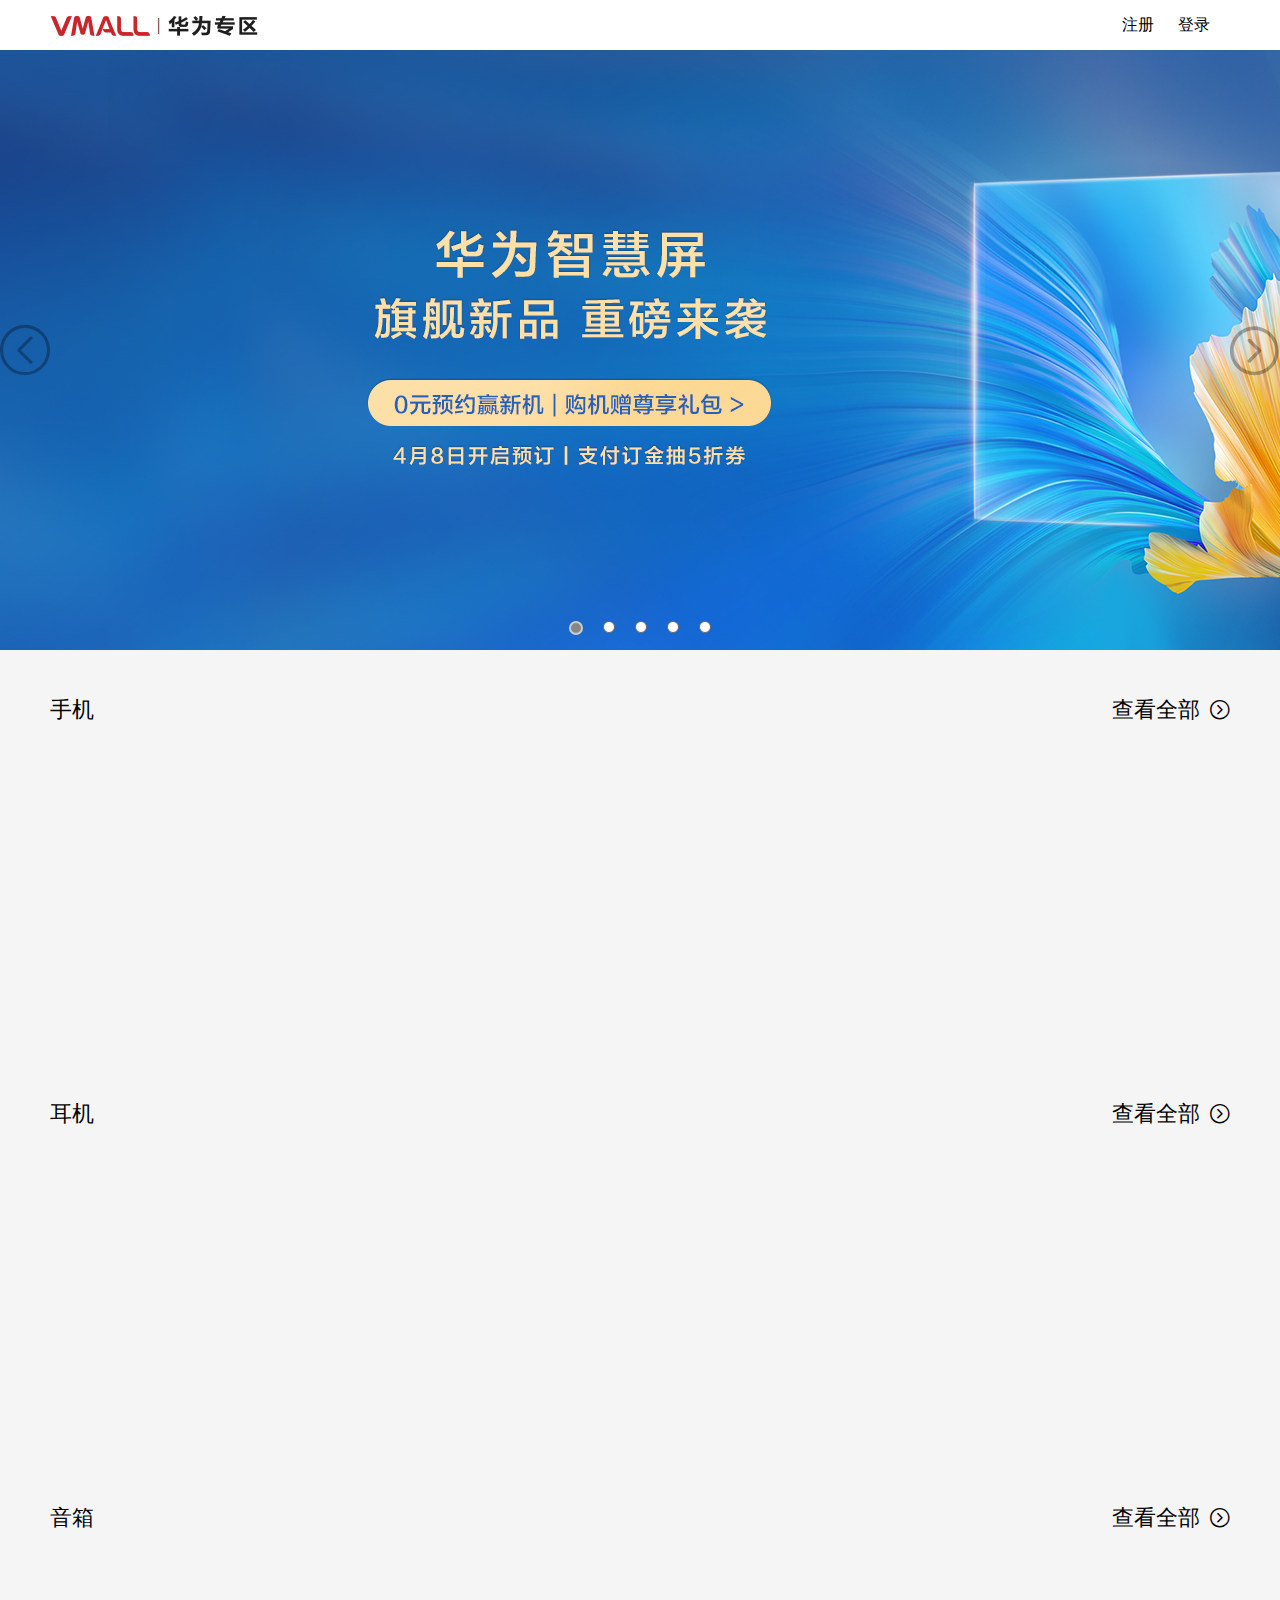
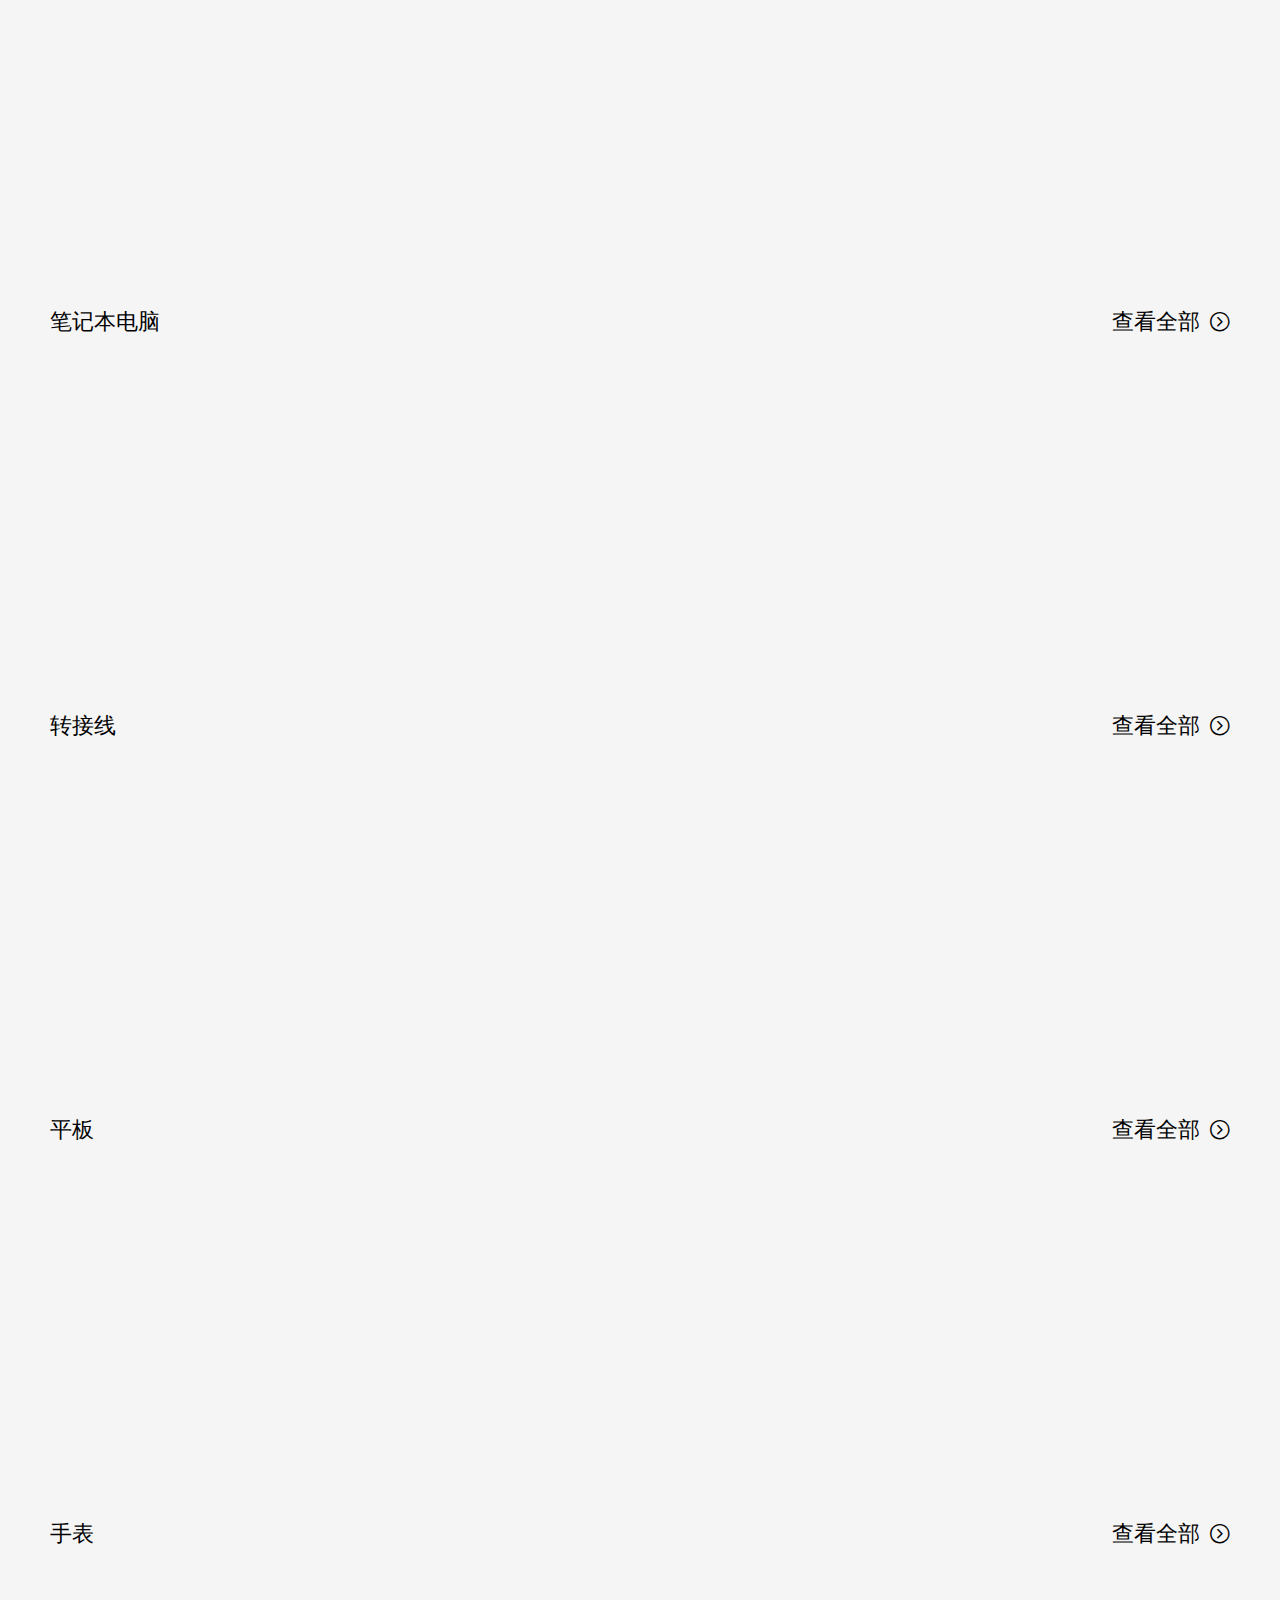
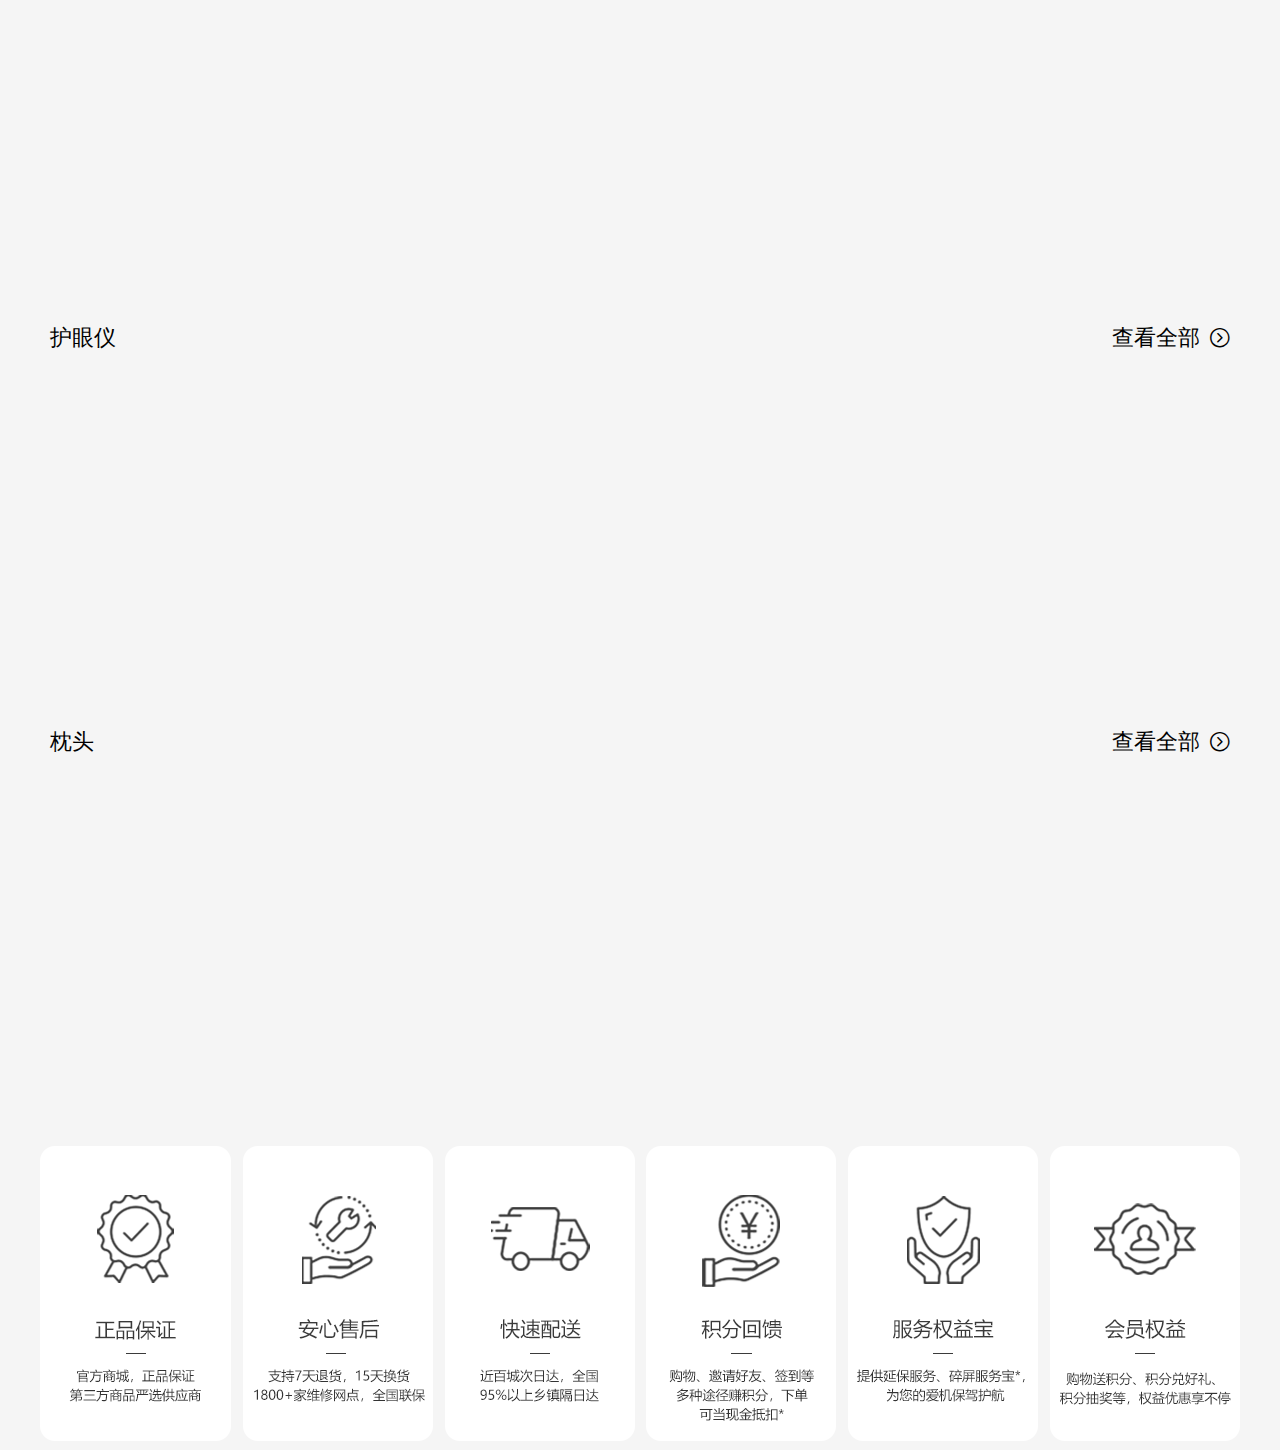
<file: html/index.html>
<!DOCTYPE html>
<html lang="en">

<head>
    <meta charset="UTF-8">
    <meta http-equiv="X-UA-Compatible" content="IE=edge">
    <meta name="viewport" content="width=device-width, initial-scale=1.0">
    <link rel="shortcut icon" href="../images/title-logo.png" type="image/x-icon">
    <title>简易华为商城</title>
    <link rel="stylesheet" href="../css/index.css">
    <link rel="stylesheet" href="../css/buttons.css">
    <link rel="stylesheet" href="../pagination/common/reset.css">
    <link rel="stylesheet" href="../font/iconfont.css">
    <script src="../js/cookie.js"></script>
    <script src="../js/jquery-1.10.1.min.js"></script>
    <script src="../js/request.js"></script>
    <style>

    </style>
</head>

<body style="overflow-x: hidden">
    <div class="outer container">
        <div class="logo">
            <img src="../images/index1.png" alt="">|
            <img src="../images/index2.png" alt="">
        </div>
        <div class="tips">
            <a href="register.html">注册</a>
            <a href="login.html">登录</a>
        </div>
    </div>
    <div class="swiper container-fluid">
        <span class="iconfont icon-zuo"></span>
        <span class="iconfont icon-you"></span>
        <ul>
            <li><img src="../images/1.jpg" alt=""></li>
            <li><img src="../images/2.jpg" alt=""></li>
            <li><img src="../images/3.jpg" alt=""></li>
            <li><img src="../images/4.jpg" alt=""></li>
            <li><img src="../images/5.jpg" alt=""></li>
            <li><img src="../images/1.jpg" alt=""></li>
        </ul>
        <ol>
            <li class="active"></li>
            <li></li>
            <li></li>
            <li></li>
            <li></li>
        </ol>
    </div>
    <div class="heigNav">
        <div class="shoppingCar button button-raised button-action">
            购物车
        </div>
        <li class="phone">
            手机
        </li>
        <li class="ear">
            耳机
        </li>
        <li class="music">
            音箱
        </li>
        <li class="notebook">
            笔记本电脑
        </li>
        <li class="line">
            转接线
        </li>
        <li class="pad">
            平板
        </li>
        <li class="iwatch">
            手表
        </li>
        <li class="eye">
            护眼仪
        </li>
        <li class="pillow">
            枕头
        </li>
        <div class="goToHead button button-3d button-action button-rounded">
            返回顶部
        </div>
    </div>
    <div class="goods container-fluid">
        <div class="phoneBox container">
            <div class="goodstitle">
                <p>手机</p>
                <p><a href="javascript:;" class="seeAll"><i>查看全部</i><span class="iconfont icon-you"></span></a></p>
            </div>
            <div class="phoneList">

            </div>
        </div>
        <div class="earBox container">
            <div class="goodstitle">
                <p>耳机</p>
                <p><a href="javascript:;" class="seeAll"><i>查看全部</i><span class="iconfont icon-you"></span></a></p>
            </div>
            <div class="earList">

            </div>
        </div>
        <div class="musicBox container">
            <div class="goodstitle">
                <p>音箱</p>
                <p><a href="javascript:;" class="seeAll"><i>查看全部</i><span class="iconfont icon-you"></span></a></p>
            </div>
            <div class="musicList">

            </div>
        </div>
        <div class="notebookBox container">
            <div class="goodstitle">
                <p>笔记本电脑</p>
                <p><a href="javascript:;" class="seeAll"><i>查看全部</i><span class="iconfont icon-you"></span></a></p>
            </div>
            <div class="notebookList">

            </div>
        </div>
        <div class="lineBox container">
            <div class="goodstitle">
                <p>转接线</p>
                <p><a href="javascript:;" class="seeAll"><i>查看全部</i><span class="iconfont icon-you"></span></a></p>
            </div>
            <div class="lineList">

            </div>
        </div>
        <div class="padBox container">
            <div class="goodstitle">
                <p>平板</p>
                <p><a href="javascript:;" class="seeAll"><i>查看全部</i><span class="iconfont icon-you"></span></a></p>
            </div>
            <div class="padList">

            </div>
        </div>
        <div class="iwatchBox container">
            <div class="goodstitle">
                <p>手表</p>
                <p><a href="javascript:;" class="seeAll"><i>查看全部</i><span class="iconfont icon-you"></span></a></p>
            </div>
            <div class="iwatchList">

            </div>
        </div>
        <div class="eyeBox container">
            <div class="goodstitle">
                <p>护眼仪</p>
                <p><a href="javascript:;" class="seeAll"><i>查看全部</i><span class="iconfont icon-you"></span></a></p>
            </div>
            <div class="eyeList">

            </div>
        </div>
        <div class="pillowBox container">
            <div class="goodstitle">
                <p>枕头</p>
                <p><a href="javascript:;" class="seeAll"><i>查看全部</i><span class="iconfont icon-you"></span></a></p>
            </div>
            <div class="pillowList">

            </div>
        </div>
    </div>

    <div class="footer">
        <img src="../images/index-footer.png" alt="">
    </div>

</body>

<script>

    if (document.cookie) {

        var lguser = getCookie("lguser");
        if (lguser) {

            $(".tips").html(`欢迎，${lguser}<button onclick="exit();" class="button button-glow button-border button-rounded button-primary" style="height:30px;line-height:30px;padding:0px 5px;margin-left: 20px;">退出登录</button>`);

        }
    }

    $(document).on("click", ".heigNav li", function () {
        // console.log($(this).index());
        var top = $(".goods>div").eq($(this).index() - 1).offset().top - 300;
        $(document).scrollTop(top);
    })

    $(".heigNav li").mouseenter(function () {
        $(this).addClass("button button-glow button-primary");
    })

    $(".heigNav li").mouseleave(function () {
        $(this).removeClass("button button-glow button-primary");
    })

    $(document).on("click", ".shoppingCar", function () {
        if (lguser) {
            location.href = "shoppingCar.html";
        } else {
            if (confirm("还未登录账号，是否跳转至登录页面")) {
                location.href = "login.html";
            }
        }
    })

    $(document).on("click", ".goToHead", function () {
        var top = $(document).scrollTop();
        var timer = setInterval(function () {
            top -= 50;
            if (top < 50) {
                $(document).scrollTop(0);
                clearInterval(timer);
            }
            $(document).scrollTop(top);
        }, 10)
    })

    $(document).scroll(function () {
        // console.log($(".pillowBox").offset().top - $(document).scrollTop());  // 300
        console.log($(".phoneBox").offset().top - $(document).scrollTop(), $(".earBox").offset().top - $(document).scrollTop());
        // console.log($(".heigNav").offset().top - $(document).scrollTop());

        if ($(".heigNav").offset().top - $(document).scrollTop() < 230 || $(".heigNav").offset().top - $(document).scrollTop() > 200) {
            var top = $(document).scrollTop() + 230;
            // console.log(top);
            $(".heigNav").stop().offset({ top: top });
        }

        if ($(".phoneBox").offset().top - $(document).scrollTop() < 300) {
            $(".phone").addClass("button button-glow button-primary");
            $(".heigNav").css("opacity", "1");
            if ($(".phoneBox").offset().top - $(document).scrollTop() < -105) {
                $(".phone").removeClass("button button-glow button-primary");
            }
        } else {
            $(".phone").removeClass("button button-glow button-primary");
            $(".heigNav").css("opacity", "0");
        }

        if ($(".earBox").offset().top - $(document).scrollTop() < 300) {
            $(".ear").addClass("button button-glow button-primary");
            if ($(".earBox").offset().top - $(document).scrollTop() < -105) {
                $(".ear").removeClass("button button-glow button-primary");
            }
        } else {
            $(".ear").removeClass("button button-glow button-primary");
        }

        if ($(".musicBox").offset().top - $(document).scrollTop() < 300) {
            $(".music").addClass("button button-glow button-primary");
            if ($(".musicBox").offset().top - $(document).scrollTop() < -105) {
                $(".music").removeClass("button button-glow button-primary");
            }
        } else {
            $(".music").removeClass("button button-glow button-primary");
        }

        if ($(".notebookBox").offset().top - $(document).scrollTop() < 300) {
            $(".notebook").addClass("button button-glow button-primary");
            if ($(".notebookBox").offset().top - $(document).scrollTop() < -105) {
                $(".notebook").removeClass("button button-glow button-primary");
            }
        } else {
            $(".notebook").removeClass("button button-glow button-primary");
        }

        if ($(".lineBox").offset().top - $(document).scrollTop() < 300) {
            $(".line").addClass("button button-glow button-primary");
            if ($(".lineBox").offset().top - $(document).scrollTop() < -105) {
                $(".line").removeClass("button button-glow button-primary");
            }
        } else {
            $(".line").removeClass("button button-glow button-primary");
        }

        if ($(".padBox").offset().top - $(document).scrollTop() < 300) {
            $(".pad").addClass("button button-glow button-primary");
            if ($(".padBox").offset().top - $(document).scrollTop() < -105) {
                $(".pad").removeClass("button button-glow button-primary");
            }
        } else {
            $(".pad").removeClass("button button-glow button-primary");
        }

        if ($(".iwatchBox").offset().top - $(document).scrollTop() < 300) {
            $(".iwatch").addClass("button button-glow button-primary");
            if ($(".iwatchBox").offset().top - $(document).scrollTop() < -105) {
                $(".iwatch").removeClass("button button-glow button-primary");
            }
        } else {
            $(".iwatch").removeClass("button button-glow button-primary");
        }

        if ($(".eyeBox").offset().top - $(document).scrollTop() < 300) {
            $(".eye").addClass("button button-glow button-primary");
            if ($(".eyeBox").offset().top - $(document).scrollTop() < -105) {
                $(".eye").removeClass("button button-glow button-primary");
            }
        } else {
            $(".eye").removeClass("button button-glow button-primary");
        }

        if ($(".pillowBox").offset().top - $(document).scrollTop() < 300) {
            $(".pillow").addClass("button button-glow button-primary");
            if ($(".pillowBox").offset().top - $(document).scrollTop() < -105) {
                $(".pillow").removeClass("button button-glow button-primary");
            }
        } else {
            $(".pillow").removeClass("button button-glow button-primary");
        }

    })

    // 轮播图
    var timer = null;
    var i = 0;
    var moveWidth = $(".swiper > ul > li").innerWidth();

    autoplay();

    $(".swiper ol li").mouseenter(function () {
        clearInterval(timer);
        $(this).addClass("active").siblings().removeClass("active");
        i = $(this).index();
        move();
    })

    $(".swiper ol li").mouseleave(function () {
        autoplay();
        $(".swiper ul").mouseenter();
    })

    $(".swiper ul").mouseenter(function () {
        clearInterval(timer);
    })

    $(".swiper ul").mouseleave(function () {
        autoplay();
    })

    // 左箭头
    $(".swiper span").eq(0).click(function () {
        clearInterval(timer);
        i--;
        move();
        autoplay();
    })

    // 右箭头
    $(".swiper span").eq(1).click(function () {
        clearInterval(timer);
        i++
        move();
        autoplay();
    })

    function autoplay() {
        clearInterval(timer);
        timer = setInterval(function () {
            i++;
            move();
        }, 2500);
    }

    function move() {

        // 点击左箭头
        if (i < 0) {
            i = $(".swiper > ul > li").length - 1;
            $(".swiper > ul").stop().css("left", -moveWidth * i);
            i--;
        }

        // 点击右箭头
        if (i > $(".swiper > ul > li").length - 1) {
            $(".swiper > ul").stop().css({ left: 0 }); // 先切到第一张
            i = 0;
            i++;
        }

        $(".swiper > ol li").eq(i == $(".swiper > ul > li").length - 1 ? 0 : i).addClass("active").siblings().removeClass("active");
        $(".swiper ul").stop().animate({ left: -i * moveWidth }, function () {
            if (i >= $(".swiper > ul > li").length - 1) {
                i = 0;
                $(".swiper ul").stop().css("left", 0);
            }
        });
    }


    // 全局变量----1、设置默认值；2、始终记录对应字段的变化
    var key = "";  // 默认搜索的关键词，为空即查询所有数据
    var orderCol = "id";  // 默认排序列名 id
    var orderType = "asc";  // 默认排序方式 asc
    var showNum = 5;  // 默认每页显示数据条数，5条
    var pageIndex = 1;  // 默认显示第一页

    $(".seeAll").click(function () {
        var str = $(this).parent().prev().text();
        location.href = "goodsList.html?goodsType=" + encodeURIComponent(str);
        // console.log($(this).parent().prev().text());
    })

    getData("手机").then(succ => {
        $(".phoneList").html(succ);
    }).catch(error => {
        $(".phoneList").html(error);
    });

    getData("耳机").then(succ => {
        $(".earList").html(succ);
    }).catch(error => {
        $(".earList").html(error);
    });

    getData("音箱").then(succ => {
        $(".musicList").html(succ);
    }).catch(error => {
        $(".musicList").html(error);
    });

    getData("笔记本电脑").then(succ => {
        $(".notebookList").html(succ);
    }).catch(error => {
        $(".notebookList").html(error);
    });

    getData("转接线").then(succ => {
        $(".lineList").html(succ);
    }).catch(error => {
        $(".lineList").html(error);
    });

    getData("平板").then(succ => {
        $(".padList").html(succ);
    }).catch(error => {
        $(".padList").html(error);
    });

    getData("手表").then(succ => {
        $(".iwatchList").html(succ);
    }).catch(error => {
        $(".iwatchList").html(error);
    });

    getData("护眼仪").then(succ => {
        $(".eyeList").html(succ);
    }).catch(error => {
        $(".eyeList").html(error);
    });

    getData("枕头").then(succ => {
        $(".pillowList").html(succ);
    }).catch(error => {
        $(".pillowList").html(error);
    });



    // 获取grade表中所有数据
    async function getData(goodsType) {

        var res = await goodsSearchAllLimit({ key, orderCol, orderType, pageIndex, showNum, goodsType });
        // var { status, data: { id, productId, goodsName, slogan, price, smallList, cat } } = res;
        // console.log(res);

        // var { status, count, maxPage, data } = res;

        if (res.status) {
            var html = "";
            res.data.forEach(({ id, productId, goodsName, slogan, price, smallList, img, cat }) => {
                html += `  <li>
                            <a href="./goodsDetail.html?gid=${productId}">
                                <img src="${img}"
                                    alt="">
                                <p class="price">￥${price}</p>
                                <p class="title">${goodsName}</p>
                            </a>
                        </li>`
            })
            // $(".phoneList").html(html);
            return html;
        } else {
            // $(".phoneList").html("暂无数据");
            throw html = "暂无数据";
        }
    }



    function exit() {
        setCookie("lguser", "", -1);
        location.reload();
    }



</script>

</html>
</file>
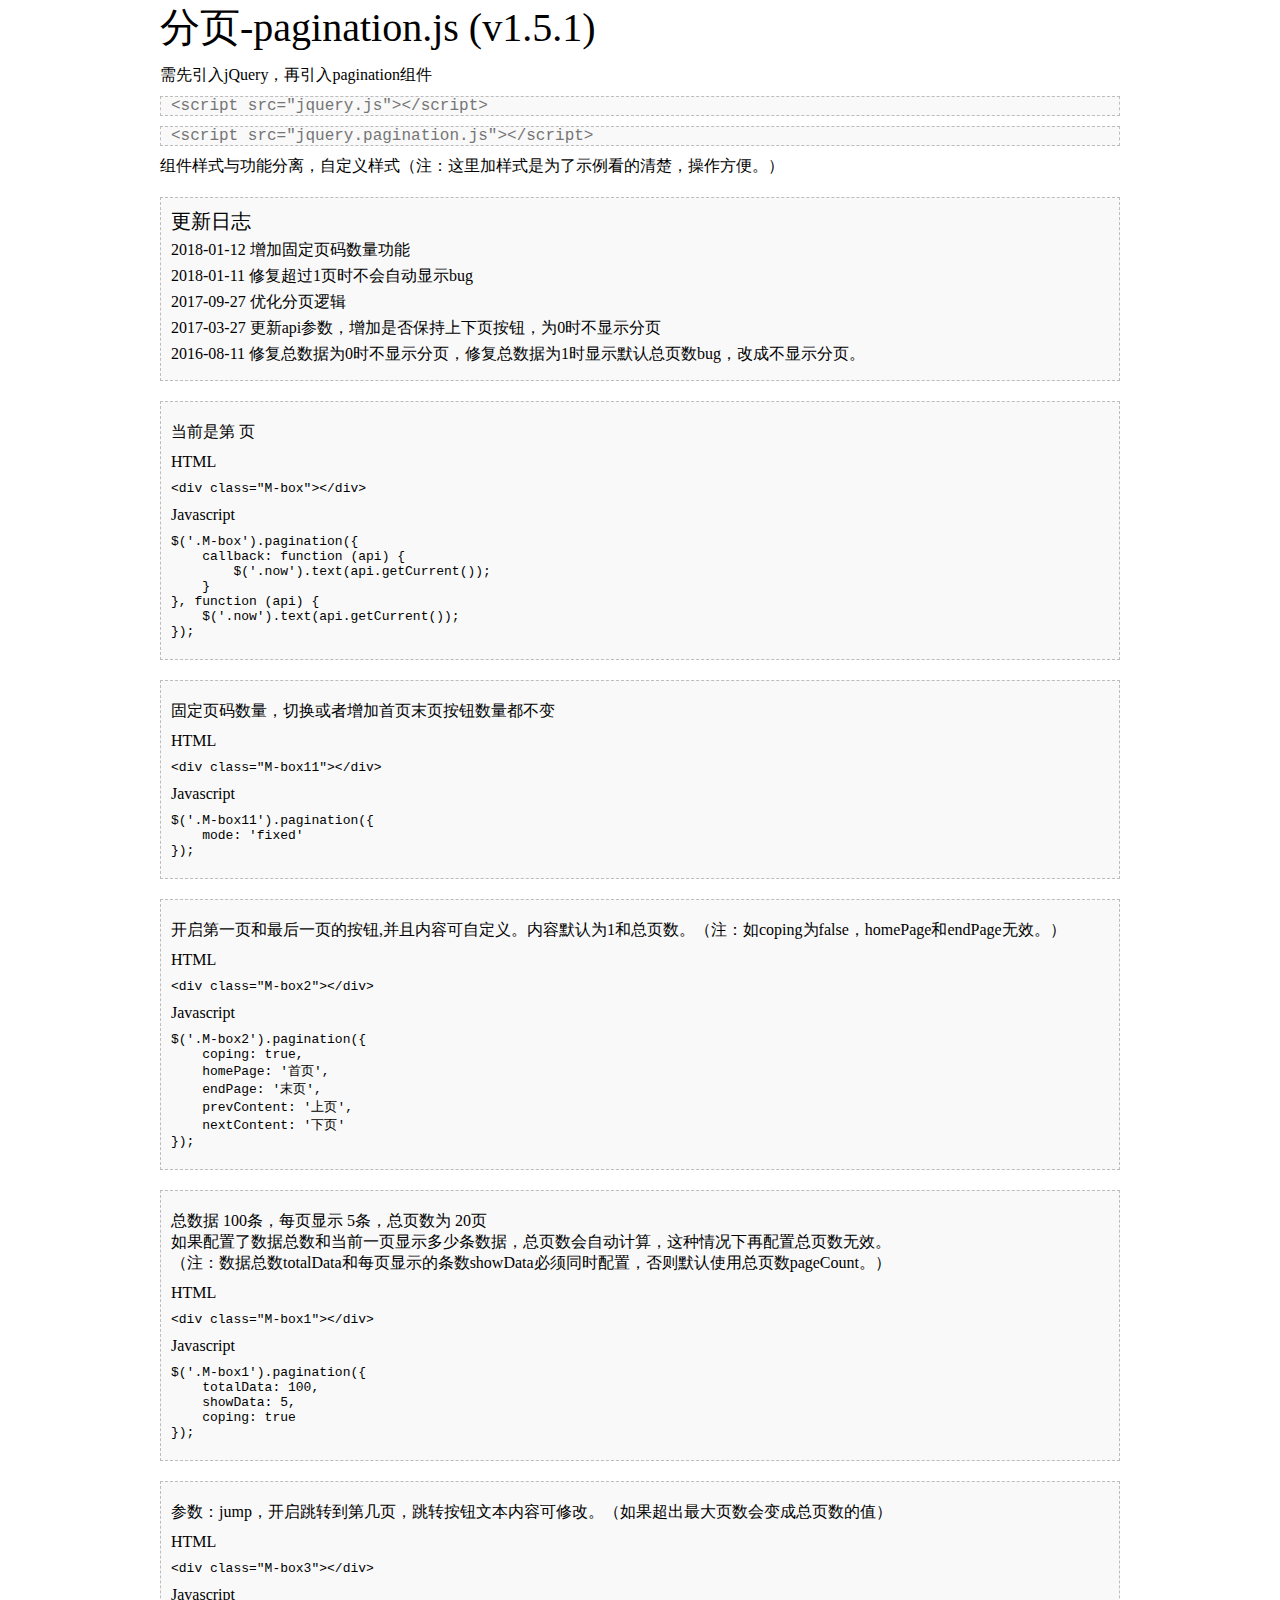
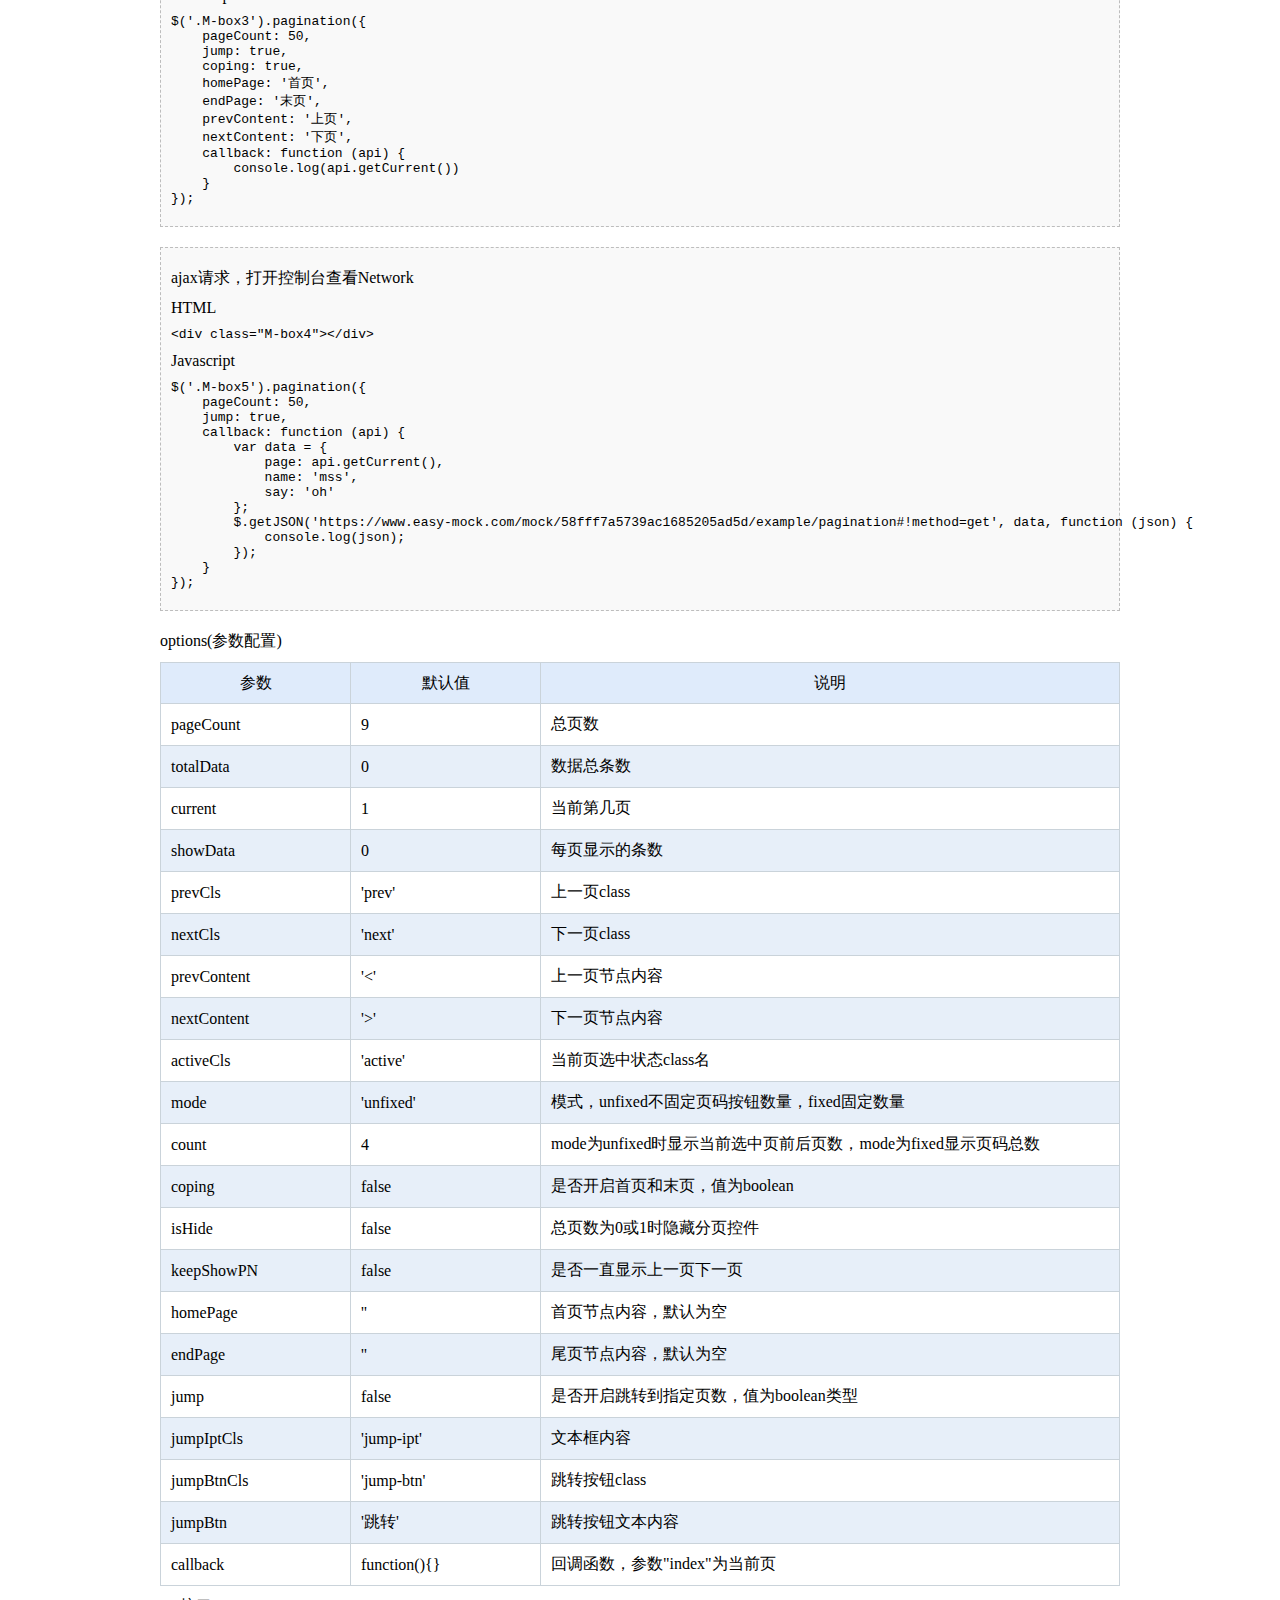
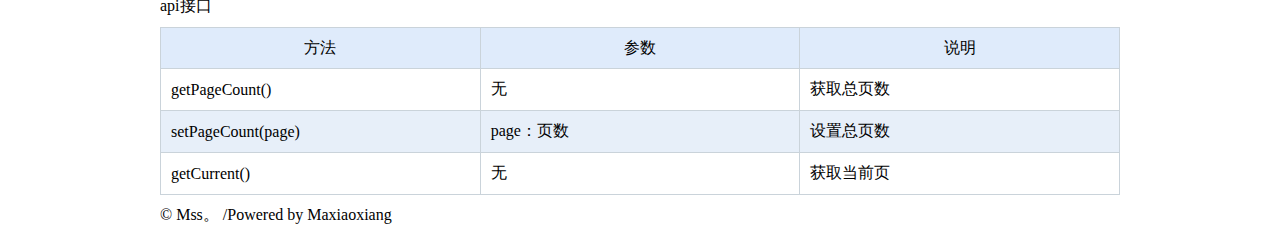
<file: pagination/index.html>
<!DOCTYPE html>
<html lang="cn-ZH">

<head>
    <meta charset="UTF-8">
    <title>pagination.js - 分页</title>
    <meta name="viewport" content="width=device-width, initial-scale=1">
    <link href="../favicon.ico" rel="icon" type="image/x-icon" />
    <link rel="stylesheet" type="text/css" href="./common/reset.css" media="screen">
    <link rel="stylesheet" type="text/css" href="./common/highlight.min.css" media="screen">
    <link rel="stylesheet" type="text/css" href="./common/common.css" media="screen">
    <link rel="stylesheet" type="text/css" href="./pagination.css" media="screen">
    <!--[if lt IE 9]><script src="//html5shiv.googlecode.com/svn/trunk/html5.js"></script><![endif]-->
</head>

<body>
    <div class="wrapper">
        <div class="container">
            <div class="content">
                <h1>分页-pagination.js (v1.5.1)</h1>
                <p>需先引入jQuery，再引入pagination组件</p>
                <pre class="bad">&lt;script&nbsp;src="jquery.js"&gt;&lt;/script&gt;</pre>
                <pre class="bad">&lt;script&nbsp;src="jquery.pagination.js"&gt;&lt;/script&gt;</pre>
                <p>组件样式与功能分离，自定义样式（注：这里加样式是为了示例看的清楚，操作方便。）</p>
                <div class="update-log eg">
                    <p class="title">更新日志</p>
                    <ul>
                        <li>2018-01-12 增加固定页码数量功能</li>
                        <li>2018-01-11 修复超过1页时不会自动显示bug</li>
                        <li>2017-09-27 优化分页逻辑</li>
                        <li>2017-03-27 更新api参数，增加是否保持上下页按钮，为0时不显示分页</li>
                        <li>2016-08-11 修复总数据为0时不显示分页，修复总数据为1时显示默认总页数bug，改成不显示分页。</li>
                    </ul>
                </div>
                <div class="eg">
                    <div class="m-style M-box"></div>
                    <p class="tips">当前是第
                        <span class="now"></span>页</p>
                    <p>HTML</p>
                    <pre><code class="html">&lt;div class="M-box"&gt;&lt;/div&gt;</code></pre>
                    <p>Javascript</p>
                    <pre><code>$('.M-box').pagination({
    callback: function (api) {
        $('.now').text(api.getCurrent());
    }
}, function (api) {
    $('.now').text(api.getCurrent());
}); </code></pre>
                </div>
                <div class="eg">
                    <div class="m-style M-box11"></div>
                    <p class="tips">固定页码数量，切换或者增加首页末页按钮数量都不变</p>
                    <p>HTML</p>
                    <pre><code class="html">&lt;div class="M-box11"&gt;&lt;/div&gt;</code></pre>
                    <p>Javascript</p>
                    <pre><code>$('.M-box11').pagination({
    mode: 'fixed'
});</code></pre>
                </div>
                <div class="eg">
                    <div class="m-style M-box2"></div>
                    <p class="tips">开启第一页和最后一页的按钮,并且内容可自定义。内容默认为1和总页数。（注：如coping为false，homePage和endPage无效。）</p>
                    <p>HTML</p>
                    <pre><code class="html">&lt;div class="M-box2"&gt;&lt;/div&gt;</code></pre>
                    <p>Javascript</p>
                    <pre><code>$('.M-box2').pagination({
    coping: true,
    homePage: '首页',
    endPage: '末页',
    prevContent: '上页',
    nextContent: '下页'
});</code></pre>
                </div>
                <div class="eg">
                    <div class="m-style M-box1"></div>
                    <p class="tips">
                        总数据
                        <span class="count">100</span>条，每页显示
                        <span class="count">5</span>条，总页数为
                        <span class="count">20</span>页
                        <br>如果配置了数据总数和当前一页显示多少条数据，总页数会自动计算，这种情况下再配置总页数无效。
                        <br>（注：数据总数totalData和每页显示的条数showData必须同时配置，否则默认使用总页数pageCount。）</p>
                    <p>HTML</p>
                    <pre><code class="html">&lt;div class="M-box1"&gt;&lt;/div&gt;</code></pre>
                    <p>Javascript</p>
                    <pre><code>$('.M-box1').pagination({
    totalData: 100,
    showData: 5,
    coping: true
});</code></pre>
                </div>
                <div class="eg">
                    <div class="m-style M-box3"></div>
                    <p class="tips">参数：jump，开启跳转到第几页，跳转按钮文本内容可修改。（如果超出最大页数会变成总页数的值）</p>
                    <p>HTML</p>
                    <pre><code class="html">&lt;div class="M-box3"&gt;&lt;/div&gt;</code></pre>
                    <p>Javascript</p>
                    <pre><code>$('.M-box3').pagination({
    pageCount: 50,
    jump: true,
    coping: true,
    homePage: '首页',
    endPage: '末页',
    prevContent: '上页',
    nextContent: '下页',
    callback: function (api) {
        console.log(api.getCurrent())
    }
});</code></pre>
                </div>
                <div class="eg">
                    <div class="m-style M-box4"></div>
                    <p class="tips">ajax请求，打开控制台查看Network</p>
                    <p>HTML</p>
                    <pre><code class="html">&lt;div class="M-box4"&gt;&lt;/div&gt;</code></pre>
                    <p>Javascript</p>
                    <pre><code>$('.M-box5').pagination({
    pageCount: 50,
    jump: true,
    callback: function (api) {
        var data = {
            page: api.getCurrent(),
            name: 'mss',
            say: 'oh'
        };
        $.getJSON('https://www.easy-mock.com/mock/58fff7a5739ac1685205ad5d/example/pagination#!method=get', data, function (json) {
            console.log(json);
        });
    }
});</code></pre>
                </div>
                <div class="options">
                    <p>options(参数配置)</p>
                    <table>
                        <thead>
                            <tr>
                                <td>参数</td>
                                <td>默认值</td>
                                <td class="explain">说明</td>
                            </tr>
                        </thead>
                        <tbody>
                            <tr>
                                <td>pageCount</td>
                                <td>9</td>
                                <td class="explain">总页数</td>
                            </tr>
                            <tr>
                                <td>totalData</td>
                                <td>0</td>
                                <td class="explain">数据总条数</td>
                            </tr>
                            <tr>
                                <td>current</td>
                                <td>1</td>
                                <td class="explain">当前第几页</td>
                            </tr>
                            <tr>
                                <td>showData</td>
                                <td>0</td>
                                <td class="explain">每页显示的条数</td>
                            </tr>
                            <tr>
                                <td>prevCls</td>
                                <td>'prev'</td>
                                <td class="explain">上一页class</td>
                            </tr>
                            <tr>
                                <td>nextCls</td>
                                <td>'next'</td>
                                <td class="explain">下一页class</td>
                            </tr>
                            <tr>
                                <td>prevContent</td>
                                <td>'&lt;'</td>
                                <td class="explain">上一页节点内容</td>
                            </tr>
                            <tr>
                                <td>nextContent</td>
                                <td>'&gt;'</td>
                                <td class="explain">下一页节点内容</td>
                            </tr>
                            <tr>
                                <td>activeCls</td>
                                <td>'active'</td>
                                <td class="explain">当前页选中状态class名</td>
                            </tr>
                            <tr>
                                <td>mode</td>
                                <td>'unfixed'</td>
                                <td class="explain">模式，unfixed不固定页码按钮数量，fixed固定数量</td>
                            </tr>
                            <tr>
                                <td>count</td>
                                <td>4</td>
                                <td class="explain">mode为unfixed时显示当前选中页前后页数，mode为fixed显示页码总数</td>
                            </tr>
                            <tr>
                                <td>coping</td>
                                <td>false</td>
                                <td class="explain">是否开启首页和末页，值为boolean</td>
                            </tr>
                            <tr>
                                <td>isHide</td>
                                <td>false</td>
                                <td class="explain">总页数为0或1时隐藏分页控件</td>
                            </tr>
                            <tr>
                                <td>keepShowPN</td>
                                <td>false</td>
                                <td class="explain">是否一直显示上一页下一页</td>
                            </tr>
                            <tr>
                                <td>homePage</td>
                                <td>''</td>
                                <td class="explain">首页节点内容，默认为空</td>
                            </tr>
                            <tr>
                                <td>endPage</td>
                                <td>''</td>
                                <td class="explain">尾页节点内容，默认为空</td>
                            </tr>
                            <tr>
                                <td>jump</td>
                                <td>false</td>
                                <td class="explain">是否开启跳转到指定页数，值为boolean类型</td>
                            </tr>
                            <tr>
                                <td>jumpIptCls</td>
                                <td>'jump-ipt'</td>
                                <td class="explain">文本框内容</td>
                            </tr>
                            <tr>
                                <td>jumpBtnCls</td>
                                <td>'jump-btn'</td>
                                <td class="explain">跳转按钮class</td>
                            </tr>
                            <tr>
                                <td>jumpBtn</td>
                                <td>'跳转'</td>
                                <td class="explain">跳转按钮文本内容</td>
                            </tr>
                            <tr>
                                <td>callback</td>
                                <td>function(){}</td>
                                <td class="explain">回调函数，参数"index"为当前页</td>
                            </tr>
                        </tbody>
                    </table>
                </div>
                <div class="callback">
                    <p>api接口</p>
                    <table>
                        <thead>
                            <tr>
                                <td>方法</td>
                                <td>参数</td>
                                <td>说明</td>
                            </tr>
                        </thead>
                        <tbody>
                            <tr>
                                <td>getPageCount()</td>
                                <td>无</td>
                                <td>获取总页数</td>
                            </tr>
                            <tr>
                                <td>setPageCount(page)</td>
                                <td>page：页数</td>
                                <td>设置总页数</td>
                            </tr>
                            <tr>
                                <td>getCurrent()</td>
                                <td>无</td>
                                <td>获取当前页</td>
                            </tr>
                        </tbody>
                    </table>
                </div>
            </div>
        </div>
        <div class="footer">
            <p>&copy;
                <a href="http://github.com/Maxiaoxiang" target="_blank">Mss。</a>
                <span class="spe">/</span>Powered by
                <a href="http://maxiaoxiang.com" target="_blank">Maxiaoxiang</a>
            </p>
        </div>
    </div>
    <script src="./common/highlight.min.js"></script>
    <script src="http://www.jq22.com/jquery/jquery-1.10.2.js"></script>
    <script src="./jquery.pagination.js"></script>
    <script>
        $(function () {
            $('pre code').each(function (i, block) {
                hljs.highlightBlock(block);
            });
            $('.M-box').pagination({
                callback: function (api) {
                    $('.now').text(api.getCurrent());
                }
            }, function (api) {
                $('.now').text(api.getCurrent());
            });

            $('.M-box11').pagination({
                mode: 'fixed'
            });
            
            $('.M-box2').pagination({
                coping: true,
                homePage: '首页',
                endPage: '末页',
                prevContent: '上页',
                nextContent: '下页'
            });

            $('.M-box1').pagination({
                totalData: 100,
                showData: 5,
                coping: true
            });

            $('.M-box3').pagination({
                pageCount: 50,
                jump: true,
                coping: true,
                homePage: '首页',
                endPage: '末页',
                prevContent: '上页',
                nextContent: '下页',
                callback: function (api) {
                    console.log(api.getCurrent())
                }
            });

            $('.M-box4').pagination({
                pageCount: 50,
                jump: true,
                callback: function (api) {
                    var data = {
                        page: api.getCurrent(),
                        name: 'mss',
                        say: 'oh'
                    };
                    $.getJSON(
                        'https://www.easy-mock.com/mock/58fff7a5739ac1685205ad5d/example/pagination#!method=get',
                        data,
                        function (json) {
                            console.log(json);
                        });
                }
            });
        });
    </script>
</body>

</html>
</file>
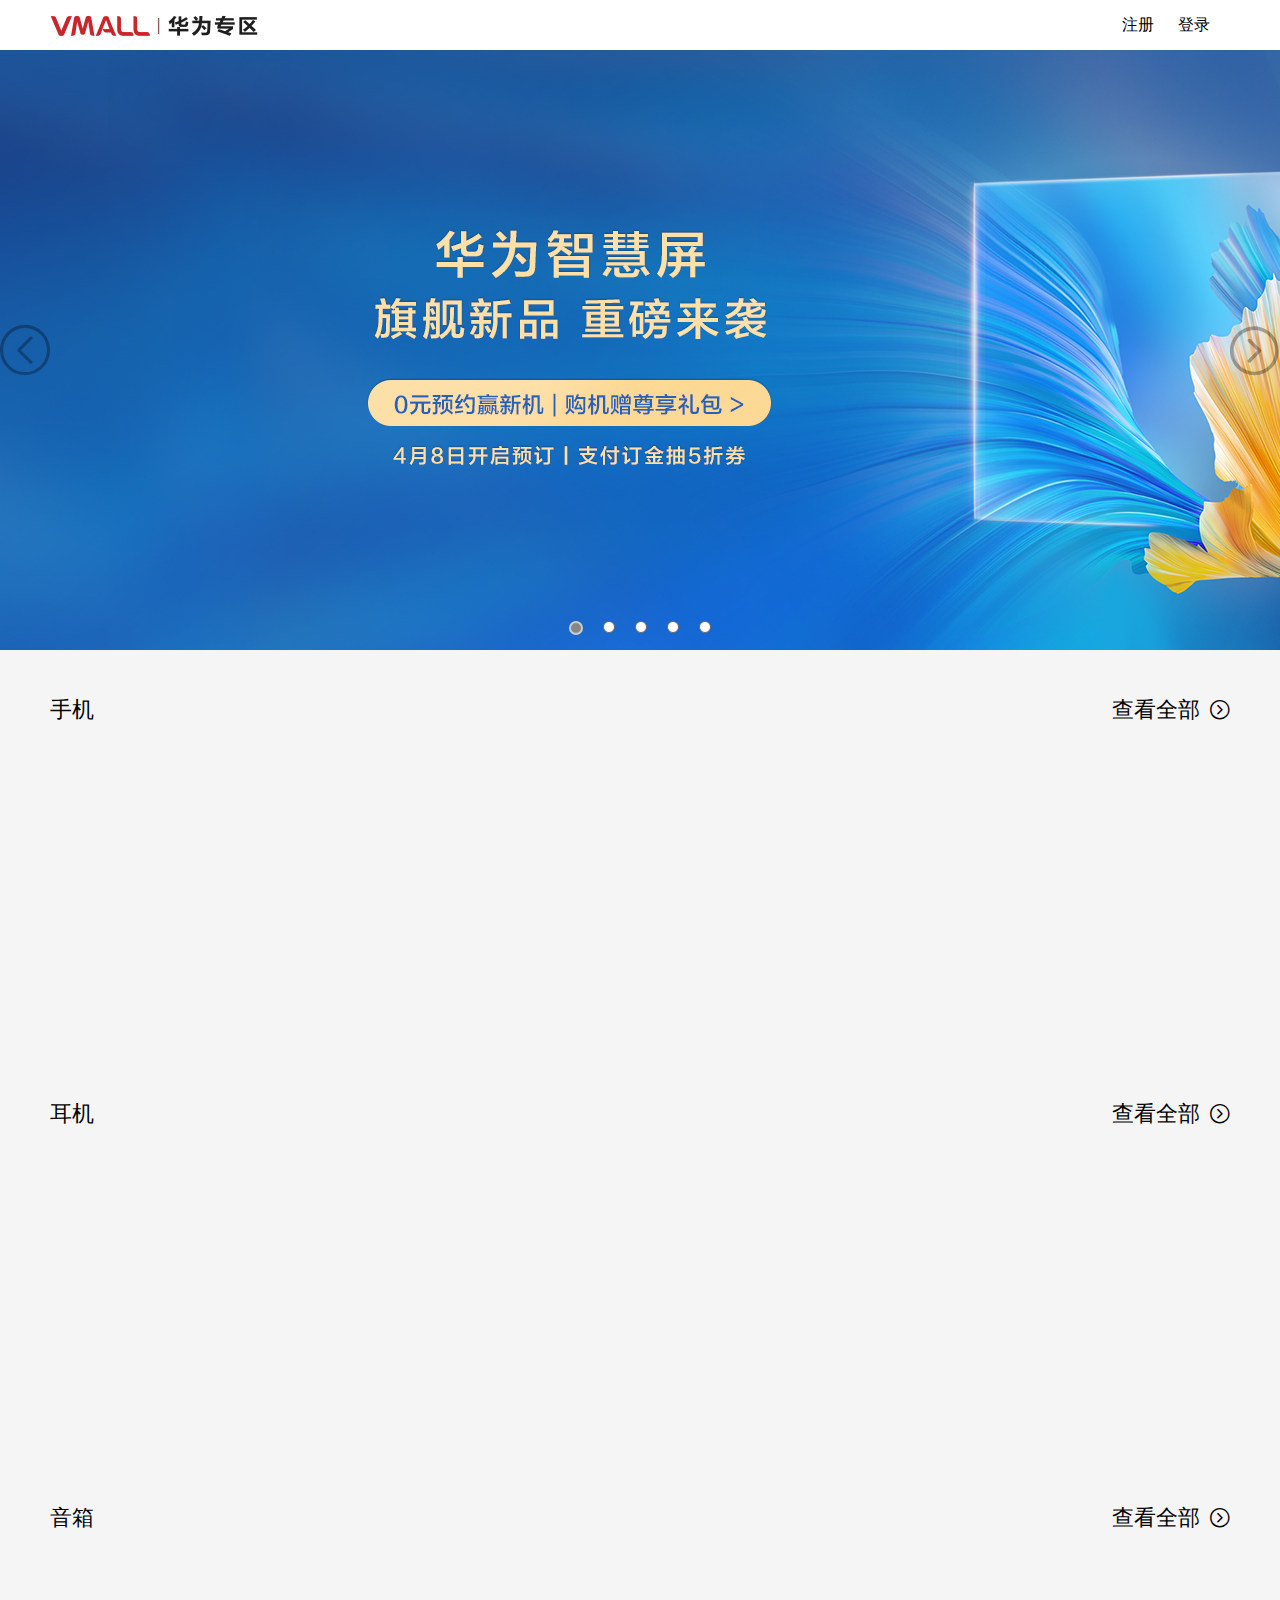
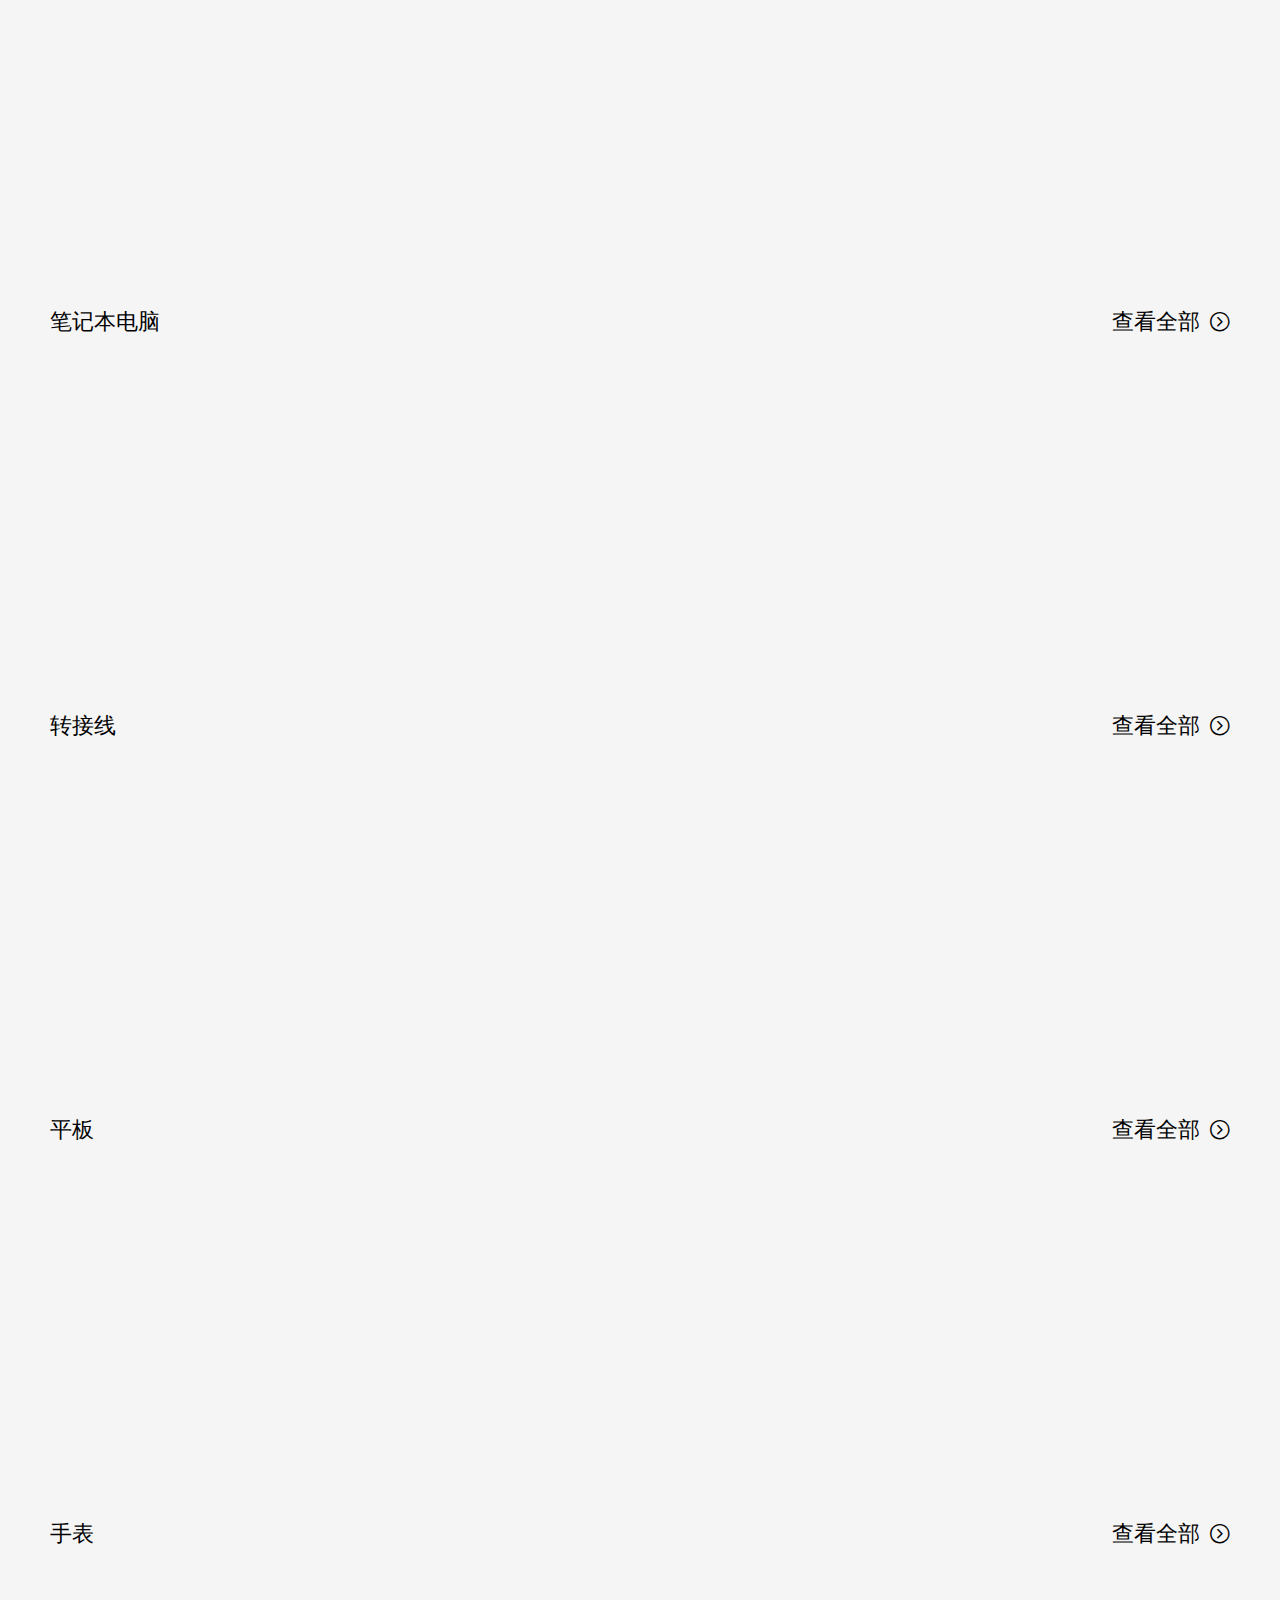
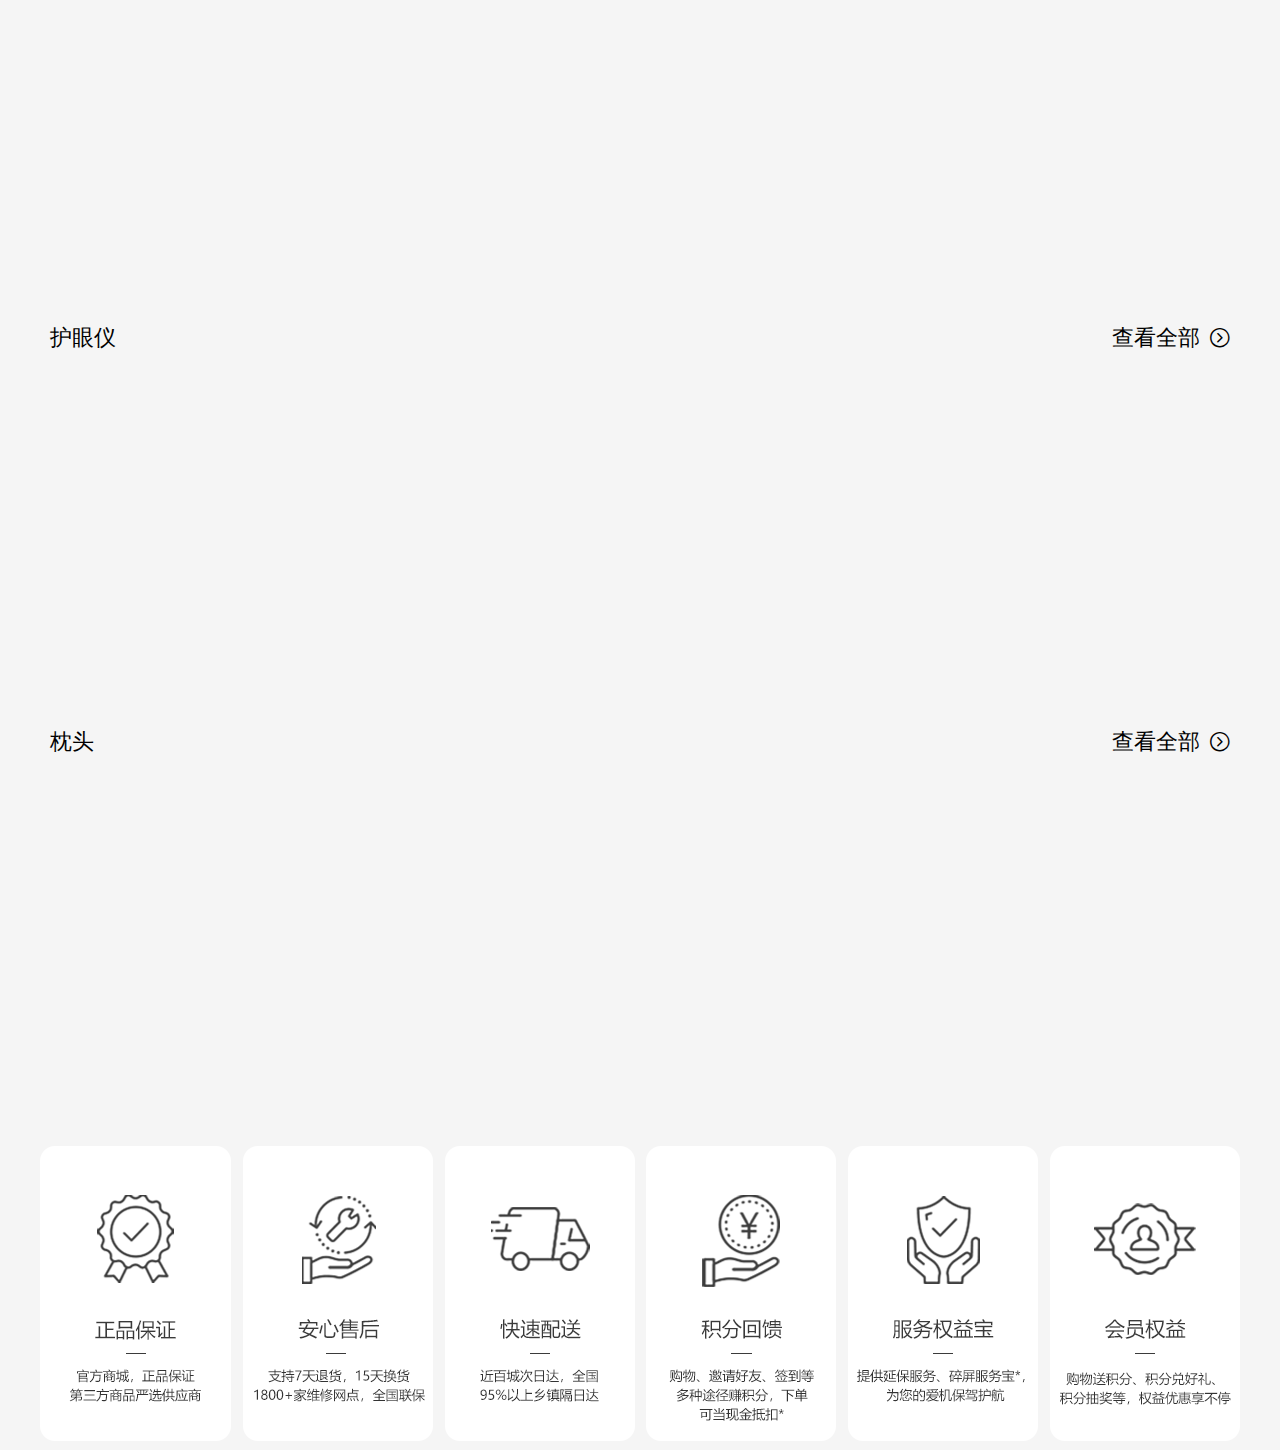
<file: html/goodsDetail.html>
<!DOCTYPE html>
<html lang="en">

<head>
    <meta charset="UTF-8">
    <meta http-equiv="X-UA-Compatible" content="IE=edge">
    <meta name="viewport" content="width=device-width, initial-scale=1.0">
    <link rel="shortcut icon" href="../images/title-logo.png" type="image/x-icon">
    <title>简易华为商城</title>
    <link rel="stylesheet" href="../css/reset.css">
    <link rel="stylesheet" href="../pagination/pagination.css">
    <link rel="stylesheet" href="../css/buttons.css">
    <link rel="stylesheet" href="../css/goodsDetail.css">
    <script src="../js/cookie.js"></script>
    <script src="../pagination/common/jquery.min.js"></script>
    <script src="../pagination/jquery.pagination.js"></script>
    <script src="../js/request.js"></script>
</head>

<body>
    <div class="outer">
        <div class="container">
            <div class="index"><a href="index.html">首页</a></div>
            <div class="shop"><a href="javascript:;">购物车</a></div>
            <div class="tips">
                <a href="register.html">注册</a>
                <a href="login.html">登录</a>
            </div>
        </div>
    </div>
    <div class="wrap container">
        <div class="left">
            <!-- <div class="wrapBox">
                <div class="shadow"></div>
                <img class="bigImg" src="../images/small.jpg" alt="">
            </div>
            <ul class="switchList">
                <li class="active"><img src="../images/small.jpg" bigImg="../images/big.jpg" alt=""></li>
                <li><img src="../images/girlsmall1.jpg" bigImg="../images/girlbig1.jpg" alt=""></li>
                <li><img src="../images/girlsmall2.jpg" bigImg="../images/girlbig2.jpg" alt=""></li>
                <li><img src="../images/girlsmall3.jpg" bigImg="../images/girlbig3.jpg" alt=""></li>
                <li><img src="../images/girlsmall4.jpg" bigImg="../images/girlbig4.jpg" alt=""></li>
            </ul>
            <div class="showBigImg">
                <img class="bigImg" src="../images/big.jpg" alt="">
            </div> -->
        </div>
        <div class="right">
            <h2>
                <!-- Apple iPhone 11 (A2223) 128GB 黑色 移动联通电信4G手机 双卡双待 -->
            </h2>
            <div class="price">
                <!-- <p>价&emsp;&emsp;格</p>
                <span><i>￥</i>4999.00</span>
                <p>促&emsp;&emsp;销</p>
                <span><i>赠送积分</i>购买即赠商城积分，积分可抵现~</span> -->
            </div>
            <div class="about">
                <p>服务说明</p>
                <span>湖北>武汉>江夏区</span><i>现货</i>
                <p><b>已满48元已免运费</b><b>提供商品、发货开票及售后有服务</b></p>
                <p>商品编码</p>
                <span class="goodsid">
                    <!-- 23432525321 -->
                </span>
            </div>
            <div class="goodsinfo">
                <div class="chocolor">
                    <p>选择颜色</p>
                    <div class="chobox">
                        <span>釉白色</span>
                        <span>亮黑色</span>
                        <span>秘银色</span>
                        <span>夏日胡杨</span>
                        <span>秋日胡杨</span>
                    </div>
                </div>
                <div class="choversion">
                    <p>选择版本</p>
                    <div class="chobox">
                        <span>5G全网通 8GB+256GB</span>
                        <span>5G全网通 8GB+512GB</span>
                        <span>5G全网通 8GB+128GB</span>
                    </div>
                </div>
                <div class="chomenu">
                    <p>选择套餐</p>
                    <div class="chobox">
                        <span>官方标配</span>
                    </div>
                </div>
                <div class="choservice">
                    <p>保障服务</p>
                    <div class="chobox">
                        <span>无忧服务 ￥1699</span>
                        <span>损坏服务 ￥499</span>
                        <span>延长服务宝一年 ￥468</span>
                    </div>
                </div>
            </div>
            <div class="buyBox">
                <div class="buyNum">
                    <input type="text" value="1">
                    <div class="calcBox">
                        <span class="reduce">-</span>
                        <span class="add">+</span>
                    </div>
                </div>
                <button id="addToCar" class="button button-raised button-highlight">
                    加入购物车
                </button>
                <button id="buyNow" class="button button-raised button-caution">
                    立即下单
                </button>
            </div>
        </div>
    </div>
    <div class="footer .container-fluid">
        <div class="container">
            <img src="../images/shoppingCar-footer.png" alt="">
        </div>
    </div>
</body>

<script>

    if (document.cookie) {

        var lguser = getCookie("lguser");
        if (lguser) {

            $(".tips").html(`欢迎，${lguser}<button onclick="exit();" class="button button-glow button-border button-rounded button-primary" style="height:30px;line-height:30px;padding:0px 5px;margin-left: 20px;">退出登录</button>`);

        }
    }

    $(document).on("click", "#buyNow", function () {
        if (lguser) {
            var search = location.search;
            var buyinfo = [];

            var gid = search.split("=")[1];
            var buyNum = $(".buyBox .buyNum input").val();
            // console.log(buyNum);
            buyinfo.push(gid + "&" + buyNum);
            // buyinfo.push(buyNum);

            console.log(buyinfo);
            location.href = "account.html?buyinfo=" + encodeURIComponent(buyinfo);
        } else {
            if (confirm("还未登录账号，是否跳转至登录页面")) {
                location.href = "login.html?returnUrl=" + encodeURIComponent(location.href);
            }
        }
    })

    $(".shop").click(function () {
        if (lguser) {
            location.href = "shoppingCar.html";
        } else {
            if (confirm("还未登录账号，是否跳转至登录页面")) {
                location.href = "login.html?returnUrl=" + encodeURIComponent(location.href);
            }
        }
    })

    var search = location.search;
    if (search) {
        var gid = search.split("=")[1];
        console.log(gid);

        goodsSearchByGoodsId({ gid }).then(res => {
            // console.log(res);
            var { status, msg, data: { goodsName, price, smallList, bigList, slogan } } = res;
            if (status) {
                $(".wrap .left").html(`
                    <div class="wrapBox">
                        <div class="shadow"></div>
                        <img class="smallImg" src="${bigList[0]}" alt="">
                    </div>
                    <ul class="switchList">
                        
                    </ul>
                    <div class="showBigImg">
                        <img class="bigImg" src="${bigList[0]}" alt="">
                    </div>
                `);

                var switchListHtml = "";
                for (var i = 0; i < smallList.length; i++) {
                    switchListHtml += `<li><img src="${smallList[i]}" bigImg="${bigList[i]}" alt=""></li>`;
                }
                $(".wrap .left .switchList").html(switchListHtml);
                $(".wrap .left .switchList li").eq(0).addClass("active");

                $(".wrap .right h2").text(`${goodsName}`);
                $(".wrap .right .price").html(`<p>价&emsp;&emsp;格</p>
                <span><i>￥</i>${price}</span>
                <p>促&emsp;&emsp;销</p>
                <span><i>赠送积分</i>购买即赠商城积分，积分可抵现~</span>`);
                $(".wrap .right .about .goodsid").text(`${gid}`);


                var timer = null;
                // 放大镜
                $(".wrapBox").mouseenter(function () {
                    $(".shadow").css({ display: "block" });
                    var i = 0;
                    timer = setInterval(function () {
                        i += 10;
                        $(".showBigImg").css({ opacity: i / 100 });
                        if (i == 100) {
                            clearInterval(timer);
                        }
                    }, 30)
                })

                $(".wrapBox").mouseleave(function () {
                    clearInterval(timer);
                    $(".shadow").css({ display: "none" });
                    $(".showBigImg").css({ opacity: 0 });
                })

                $(".wrapBox").mousemove(function (e) {
                    var e = e || window.event;

                    var scale = $(".showBigImg").innerWidth() / $(".shadow").innerWidth();

                    var x = e.pageX - $(".wrapBox").offset().left - $(".shadow").innerWidth() / 2;
                    var y = e.pageY - $(".wrapBox").offset().top - $(".shadow").innerHeight() / 2;

                    var maxLeft = $(".wrapBox").innerWidth() - $(".shadow").innerWidth();
                    var maxTop = $(".wrapBox").innerHeight() - $(".shadow").innerHeight();

                    if (x < 0) x = 0;
                    if (x > maxLeft) x = maxLeft;
                    if (y < 0) y = 0;
                    if (y > maxTop) y = maxTop;

                    $(".shadow").css({ left: x })
                    $(".shadow").css({ top: y })

                    $(".bigImg").css({ left: -x * scale });
                    $(".bigImg").css({ top: -y * scale });
                })

                $(".switchList li").each(function () {
                    $(this).mouseenter(function () {
                        $(this).addClass("active").siblings().removeClass("active");
                        $(".wrapBox .smallImg").attr("src", $(this).children().attr("bigImg"));
                        $(".showBigImg .bigImg").attr("src", $(this).children().attr("bigImg"));
                    })
                })

            }
        })

    } else {
        location.href = "index.html";
    }

    $(".buyNum > input").blur(function () {
        var num = $(".buyNum > input").val();
        if (num && num > 1) {
            $(".buyNum > input").val(num);
        } else {
            $(".buyNum > input").val(1);
        }
    })

    $(".add").click(function () {
        var num = $(".buyNum > input").val();
        num++;
        // console.log(num);
        $(".buyNum > input").val(num);
    })

    $(".reduce").click(function () {
        if ($(".buyNum > input").val() > 1) {
            var num = $(".buyNum > input").val();
            num--;
            // console.log(num);
            $(".buyNum > input").val(num);
        }
    })

    $(document).on("click", "#addToCar", function (e) {
        console.log("加入购物车");
        console.log(lguser);
        if (lguser) {

            var buyNum = $(".buyNum > input").val();
            goodsAddToShoppingCar({ user: lguser, gid, buyNum }).then(({ status, msg, sql = "" }) => {
                if (status) {
                    if (confirm("商品加入购物车成功，是否进入购物车？")) {
                        location.href = "shoppingCar.html";
                    }
                } else {
                    alert(msg);
                }
            }).catch(err => {
                console.log(err);
            })

        } else {

            if (confirm("您还未登录账号，是否登录？")) {

                // 用一个参数记录当前网址，方便登录之后通过改参数跳回来

                location.href = "login.html?returnUrl=" + encodeURIComponent(location.href);
            }
        }
    })


    function exit() {
        setCookie("lguser", "", -1);
        location.reload();
    }


</script>

</html>
</file>
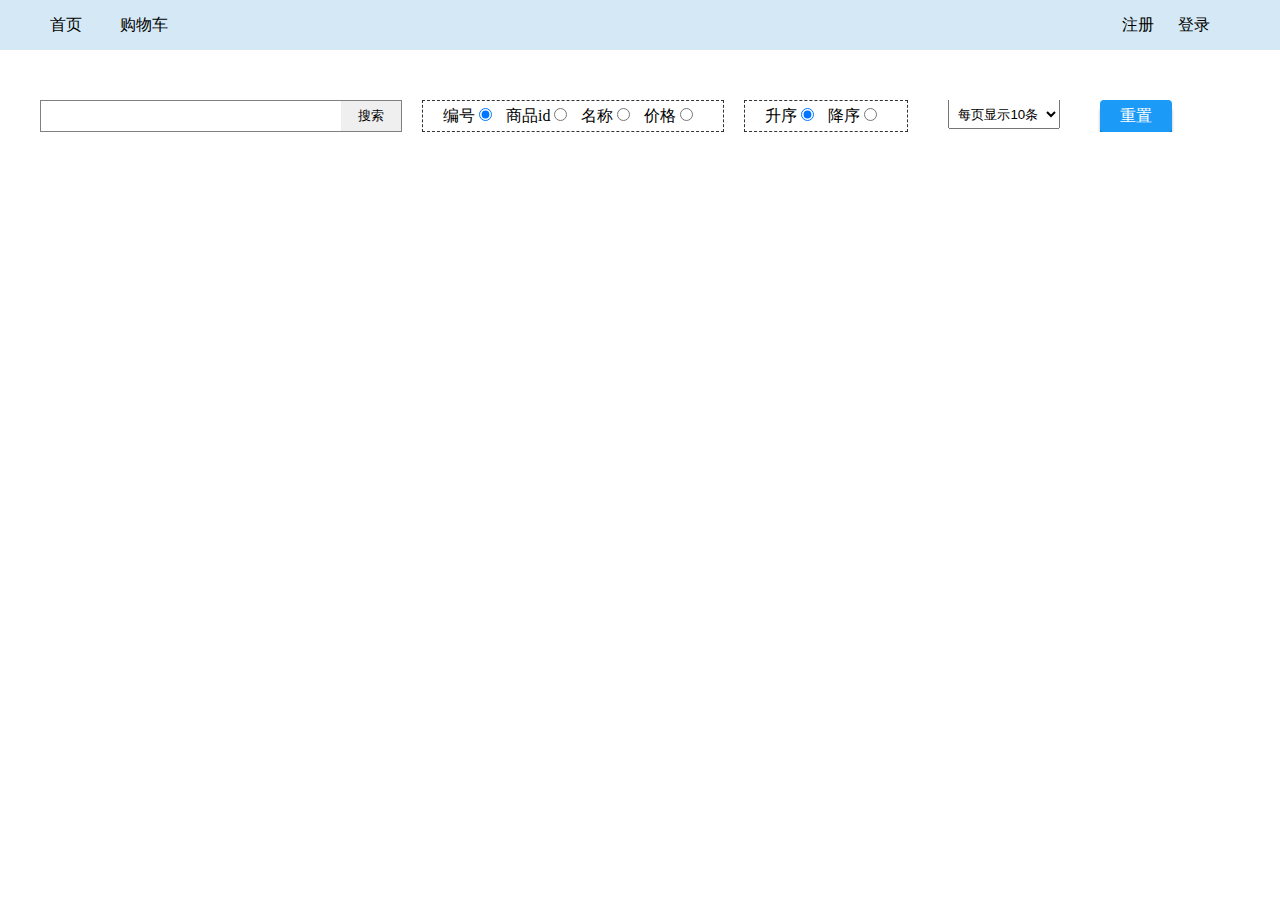
<file: html/goodsList.html>
<!DOCTYPE html>
<html lang="en">

<head>
    <meta charset="UTF-8">
    <meta http-equiv="X-UA-Compatible" content="IE=edge">
    <meta name="viewport" content="width=device-width, initial-scale=1.0">
    <link rel="shortcut icon" href="../images/title-logo.png" type="image/x-icon">
    <title>简易华为商城</title>
    <link rel="stylesheet" href="../css/reset.css">
    <link rel="stylesheet" href="../pagination/pagination.css">
    <link rel="stylesheet" href="../css/goodsList.css">
    <link rel="stylesheet" href="../css/buttons.css">
    <script src="../js/cookie.js"></script>
    <script src="../pagination/common/jquery.min.js"></script>
    <script src="../pagination/jquery.pagination.js"></script>
    <script src="../js/request.js"></script>
    <style>

    </style>
</head>

<body>
    <div class="outer">
        <div class="container">
            <div class="index"><a href="index.html">首页</a></div>
            <div class="shop"><a href="javascript:;">购物车</a></div>
            <div class="tips">
                <a href="register.html">注册</a>
                <a href="login.html">登录</a>
            </div>
        </div>
    </div>
    <div class="wrap container">
        <div class="search_bar">
            <div class="searchBox">
                <input type="text" class="searchCon">
                <button class="searchBtn">搜索</button>
            </div>
            <div class="orderBox">
                <div class="orderColBox">
                    <label>
                        编号
                        <input type="radio" checked name="orderCol" class="orderCol" value="id">
                    </label>
                    <label>
                        商品id
                        <input type="radio" name="orderCol" class="orderCol" value="productId">
                    </label>
                    <label>
                        名称
                        <input type="radio" name="orderCol" class="orderCol" value="goodsName">
                    </label>
                    <label>
                        价格
                        <input type="radio" name="orderCol" class="orderCol" value="price">
                    </label>
                </div>

                <div class="orderTypeBox">
                    <label>
                        升序
                        <input type="radio" checked name="orderType" class="orderType" value="asc">
                    </label>
                    <label>
                        降序
                        <input type="radio" name="orderType" class="orderType" value="desc">
                    </label>
                </div>

                <div class="showNumBox">
                    <select class="select">
                        <option value="5">每页显示05条</option>
                        <option value="10" selected>每页显示10条</option>
                        <option value="15">每页显示15条</option>
                        <option value="20">每页显示20条</option>
                    </select>
                </div>

                <button class="resetBtn button button-3d button-primary button-rounded form-control">重置</button>
            </div>
        </div>
    </div>
    <div class="goodsList container">
        <!-- <li>
            <a href="">
                <img src="https://img11.360buyimg.com/n7/jfs/t1/88913/14/1277/360157/5dbc0d7eE921d1187/b5b6a9c4a2c58c7b.jpg"
                    alt="">
                <p class="price">￥5599.00</p>
                <p class="title">Apple iPhone 11 (A2223) 128GB 紫色 移动联通电信4G手机 双卡双待</p>
            </a>
        </li>
        <li>
            <a href="">
                <img src="https://img11.360buyimg.com/n7/jfs/t1/88913/14/1277/360157/5dbc0d7eE921d1187/b5b6a9c4a2c58c7b.jpg"
                    alt="">
                <p class="price">￥5599.00</p>
                <p class="title">Apple iPhone 11 (A2223) 128GB 紫色 移动联通电信4G手机 双卡双待</p>
            </a>
        </li>
        <li>
            <a href="">
                <img src="https://img11.360buyimg.com/n7/jfs/t1/88913/14/1277/360157/5dbc0d7eE921d1187/b5b6a9c4a2c58c7b.jpg"
                    alt="">
                <p class="price">￥5599.00</p>
                <p class="title">Apple iPhone 11 (A2223) 128GB 紫色 移动联通电信4G手机 双卡双待</p>
            </a>
        </li>
        <li>
            <a href="">
                <img src="https://img11.360buyimg.com/n7/jfs/t1/88913/14/1277/360157/5dbc0d7eE921d1187/b5b6a9c4a2c58c7b.jpg"
                    alt="">
                <p class="price">￥5599.00</p>
                <p class="title">Apple iPhone 11 (A2223) 128GB 紫色 移动联通电信4G手机 双卡双待</p>
            </a>
        </li>
        <li>
            <a href="">
                <img src="https://img11.360buyimg.com/n7/jfs/t1/88913/14/1277/360157/5dbc0d7eE921d1187/b5b6a9c4a2c58c7b.jpg"
                    alt="">
                <p class="price">￥5599.00</p>
                <p class="title">Apple iPhone 11 (A2223) 128GB 紫色 移动联通电信4G手机 双卡双待</p>
            </a>
        </li> -->
    </div>
    <div class="pageBox m-style container"></div>
</body>

<script>

    $(function () {

        if (document.cookie) {

            var lguser = getCookie("lguser");
            if (lguser) {

                $(".tips").html(`欢迎，${lguser}<button onclick="exit();" class="button button-glow button-border button-rounded button-primary" style="height:30px;line-height:30px;padding:0px 5px;margin-left: 20px;">退出登录</button>`);

            }
        }

        $(".shop").click(function () {
            if (lguser) {
                location.href = "shoppingCar.html";
            } else {
                if (confirm("还未登录账号，是否跳转至登录页面")) {
                    location.href = "login.html";
                }
            }
        })

        var key = "";
        var orderCol = "id";
        var orderType = "asc";
        var pageIndex = 1;
        var showNum = 10;
        var goodsType = "手机";

        // http://localhost/myStudy/two/day35/html/goodsList.html?goodsType=%E6%89%8B%E6%9C%BA
        var url = document.URL;
        var index = url.indexOf("=");
        var str = url.slice(index + 1);  // %E6%89%8B%E6%9C%BA
        // console.log(decodeURIComponent(str));  // 手机

        goodsType = decodeURIComponent(str);

        getGoods();

        $(".orderCol").click(function () {
            orderCol = $(this).val();
            console.log(orderCol);
            getGoods();
        })

        $(".orderType").click(function () {
            orderType = $(this).val();
            console.log(orderType);
            getGoods();
        })

        $(".select").change(function () {
            showNum = $(this).val();
            getGoods();
        })

        $(".searchCon").keypress(function (e) {
            var e = e || window.event;
            var keyCode = e.which || e.keyCode;
            if (keyCode == 13) {
                $(".searchBtn").click();
            }
        })

        $(".searchBtn").click(function () {
            key = $(".searchCon").val().trim();
            getGoods();
        })

        $(".resetBtn").click(function () {
            $(".searchCon").val("");
            $(".orderCol").eq(0).prop("checked", "checked");
            $(".orderType").eq(0).prop("checked", "checked");
            $(".select").val("10");

            key = "";
            orderCol = "id";
            orderType = "asc";
            pageIndex = 1;
            showNum = 10;
            getGoods();
        })


        function getGoods() {
            goodsSearchAllLimit({ key, orderCol, orderType, pageIndex, showNum, goodsType }).then(res => {
                // console.log(res);

                if (res.status) {

                    var { status, count, currentPage, maxPage, data } = res;

                    var html = "";
                    data.forEach(({ id, productId, goodsName, slogan, price, smallList, img, cat }) => {
                        html += `  <li>
                            <a href="./goodsDetail.html?gid=${productId}">
                                <img src="${img}"
                                    alt="">
                                <p class="price">￥${price}</p>
                                <p class="title">${goodsName}</p>
                            </a>
                        </li>`
                    })
                    $(".goodsList").html(html);
                } else {  // 如果没有数据，强制跳到主页面
                    // html = `<p style="text-align: center;font-size:20px;margin-top:50px;">暂无数据</p>`
                    // $(".goodsList").html(html);
                    location.href = "index.html";
                }

                $(".pageBox").pagination({
                    totalData: count,
                    showData: showNum,
                    pageCount: maxPage,
                    current: pageIndex,
                    mode: "fixed",
                    count: 4,
                    copy: true,
                    homePage: "首页",
                    endPage: "尾页",
                    jump: true,
                    callback(api) {
                        console.log(api.getCurrent());
                        pageIndex = api.getCurrent();
                        getGoods();
                    }
                })

            })

        }

    })


    function exit() {
        setCookie("lguser", "", -1);
        location.reload();
    }

</script>

</html>
</file>
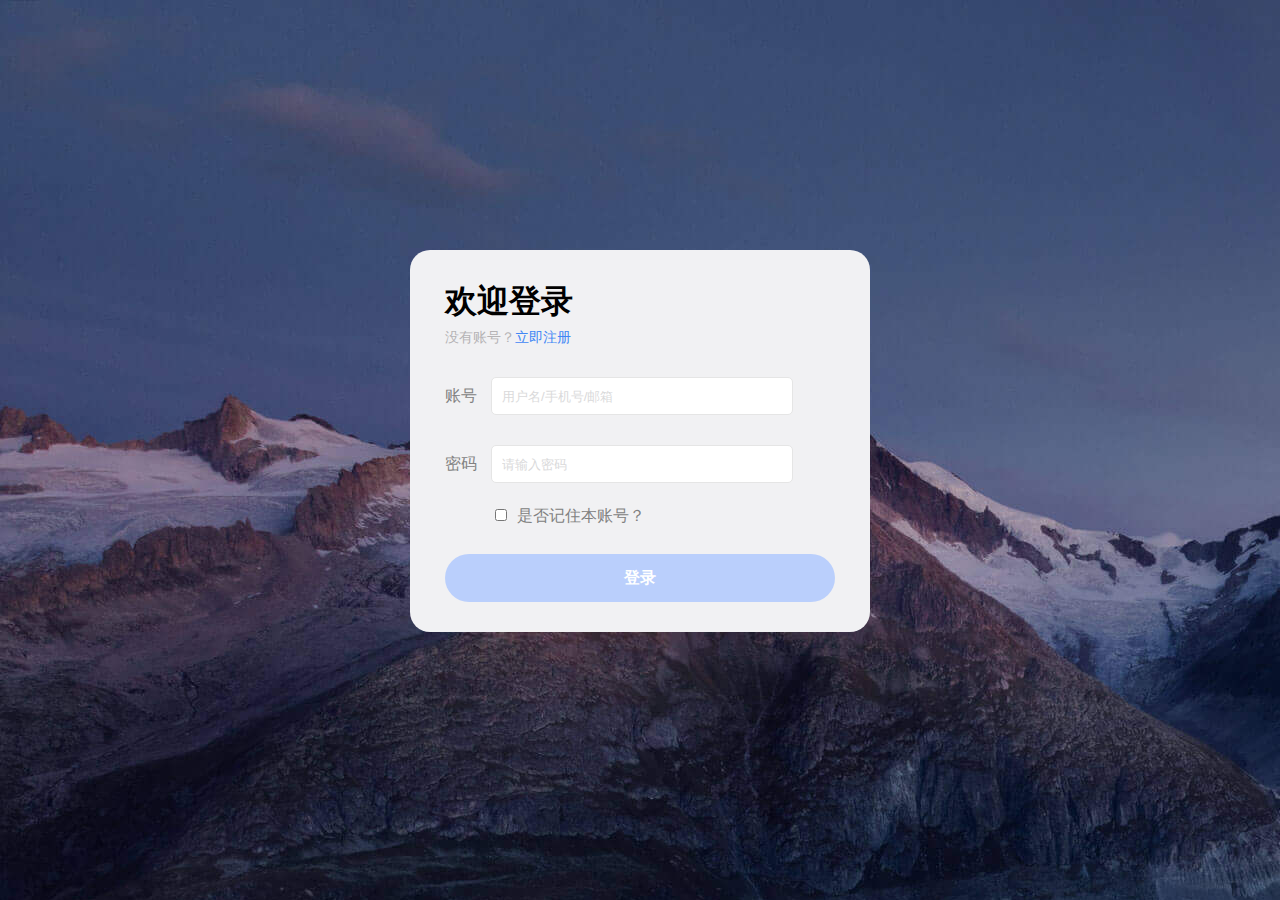
<file: html/login.html>
<!DOCTYPE html>
<html lang="en">

<head>
    <meta charset="UTF-8">
    <meta http-equiv="X-UA-Compatible" content="IE=edge">
    <meta name="viewport" content="width=device-width, initial-scale=1.0">
    <link rel="shortcut icon" href="../images/title-logo.png" type="image/x-icon">
    <title>简易华为商城--登录</title>
    <style>
        * {
            padding: 0;
            margin: 0;
        }

        a {
            text-decoration: none;
        }

        body {
            background: url("../images/register.jpg");
        }


        .form {
            width: 390px;
            margin: 250px auto;
            padding: 30px 35px;
            background-color: #F1F1F3;
            border-radius: 20px;
        }

        p:first-of-type {
            color: #B5B3B5;
            margin-top: 5px;
            font-size: 14px;
            margin-bottom: 10px;
        }

        p:first-of-type a {
            color: #4187F5;
        }

        p:not(first-of-type) {
            margin-top: 30px;
            position: relative;
        }

        p:not(first-of-type) span:first-of-type {
            font-size: 12px;
            position: absolute;
            top: 42px;
            left: 50px;
        }

        label {
            height: 36px;
            line-height: 36px;
            color: #818181;
            margin-right: 10px;
        }

        input {
            width: 280px;
            height: 36px;
            border: 1px solid #E5E5E5;
            border-radius: 5px;
            padding-left: 10px;
            padding-right: 10px;
        }

        input::placeholder {
            color: #DADADB;
        }


        .btn {
            width: 100%;
            height: 48px;
            line-height: 48px;
            background: #BACFFC;
            color: white;
            font-size: 16px;
            font-family: "宋体";
            font-weight: bold;
            border: none;
            border-radius: 24px;
        }

        .ckbox {
            width: max-content;
            height: 26px;
            line-height: 26px;
            margin-left: 50px;
            margin-top: 15px;
        }

        .ckbox input {
            width: 12px;
            height: 12px;
            margin-right: 10px;
        }

        .outer {
            width: 500px;
            height: 400px;
            background: white;
            padding: 30px 20px 0;
            display: none;
            margin: 250px auto;
            border-radius: 5px;
        }

        .innerup {
            width: 480px;
            height: 230px;
            border: 2px solid black;
            margin: 5px auto;
            position: relative;
            background: url("../images/2.jpg");
            background-size: 480px 230px;
        }

        .box1 {
            width: 50px;
            height: 50px;
            position: absolute;
            top: 0;
            left: 0;
            z-index: 10;
            border: 1px solid rgba(255, 255, 255);
        }

        .box2 {
            width: 50px;
            height: 50px;
            position: absolute;
            top: 0;
            left: 0;
        }

        .box2-inner {
            width: 100%;
            height: 100%;
        }

        .innerdown {
            width: 480px;
            height: 50px;
            /* border: 2px solid black; */
            background-color: rgba(0, 0, 0, 0.2);
            border-radius: 25px;
            margin: 30px auto;
            position: relative;
        }

        .ball {
            width: 50px;
            height: 50px;
            border-radius: 50%;
            background-color: rgba(255, 192, 203, 0.5);
            position: absolute;
            left: 0;
        }

        .text {
            height: 30px;
            line-height: 30px;
            text-align: center;
            user-select: none;
            font-size: 20px;
        }
    </style>
    <script src="../js/common.js"></script>
    <script src="../js/cookie.js"></script>
    <script src="../js/ajax.js"></script>
    <script src="../js/request.js"></script>
</head>

<body>
    <div class="form">
        <h1>欢迎登录</h1>
        <p>没有账号？<a href="register.html">立即注册</a></p>
        <p>
            <label>账号</label>
            <input class="user" type="text" placeholder="用户名/手机号/邮箱">
            <span class="user_span"></span>
        </p>
        <p>
            <label>密码</label>
            <input class="pwd" type="password" placeholder="请输入密码">
            <span class="pwd_span"></span>
        </p>
        <p class="ckbox"><label><input type="checkbox">是否记住本账号？</label></p>
        <p>
            <button class="btn">登录</button>
        </p>
    </div>
    <!-- 滑动验证 -->
    <div class="outer">
        <div class="innerup">
            <div class="box1"></div>
            <div class="box2">
                <div class="box2-inner"></div>
            </div>
        </div>
        <div class="innerdown">
            <div class="ball"></div>
        </div>
        <div class="text">请将方块滑动至指定位置</div>
    </div>
</body>

<script>
    var form = document.querySelector(".form");
    var userInp = document.querySelector(".user");
    var userSpan = document.querySelector(".user_span");
    var pwdInp = document.querySelector(".pwd");
    var pwdSpan = document.querySelector(".pwd_span");
    var btn = document.querySelector(".btn");
    var checkbox = document.querySelector(".ckbox input");

    var outer = document.querySelector('.outer');
    var innerup = document.querySelector('.innerup');
    var box1 = document.querySelector('.box1');
    var box2 = document.querySelector('.box2');
    var box2Inner = document.querySelector('.box2-inner');
    var innerdown = document.querySelector('.innerdown');
    var ball = document.querySelector('.ball');


    function loadImg() {
        // box2可以随机移动的范围
        var minLeft2 = box2.clientWidth;
        var maxLeft2 = innerup.clientWidth - box2.clientWidth;
        var maxTop2 = innerup.clientHeight - box2.clientHeight;

        box2.style.top = (Math.random() * maxTop2) + "px";
        box2.style.left = (minLeft2 + Math.random() * (maxLeft2 - minLeft2)) + "px";

        box2.style.backgroundImage = "url('../images/2.jpg')";
        box2.style.backgroundSize = '480px 230px';
        box2.style.backgroundPosition = -parseFloat(box2.style.left) + "px " + -parseFloat(box2.style.top) + "px";


        box2Inner.style.backgroundColor = "rgba(0,0,0,0.3)";

        box1.style.backgroundImage = "url('../images/2.jpg')";
        box1.style.backgroundSize = '480px 230px';
        box1.style.backgroundPosition = -parseFloat(box2.style.left) + "px " + -parseFloat(box2.style.top) + "px";

        box1.style.top = box2.style.top;
    }



    var userFlag = false;
    var pwdFlag = false;


    userInp.onfocus = function () {
        // 修改表单被选中后的边框颜色，这个边框不是border，是outline
        userInp.style.outlineColor = "#7C91D7";
    }

    userInp.onblur = function () {
        var lguser = userInp.value;
        userFlag = false;
        if (!lguser) {
            userInp.style.borderColor = "red";
            userSpan.textContent = "用户名不能为空";
            userSpan.style.color = "red";
        } else {
            userSpan.textContent = "";
            userInp.style.borderColor = "#E5E5E5";
            userFlag = true;
        }
    }


    pwdInp.onfocus = function () {
        // 修改表单被选中后的边框颜色，这个边框不是border，是outline
        pwdInp.style.outlineColor = "#7C91D7";
    }

    pwdInp.onblur = function () {
        var pwd = pwdInp.value;
        pwdFlag = false;
        if (!pwd) {
            pwdSpan.textContent = "密码不能为空";
            pwdSpan.style.color = "red";
            pwdInp.style.borderColor = "red";
        } else {
            pwdSpan.textContent = "";
            pwdInp.style.borderColor = "#E5E5E5";
            pwdFlag = true;
        }
    }

    btn.onmousedown = function () {
        this.style.outline = "none";
        this.style.backgroundColor = "#7C91D7";
    }

    btn.onmouseup = function () {
        this.style.backgroundColor = "#BACFFC";
    }

    btn.onclick = function () {
        userInp.onblur();
        pwdInp.onblur();


        if (userFlag && pwdFlag) {

            var name = userInp.value;
            var pwd = pwdInp.value;

            login({ name, password: pwd }).then(
                res => {
                    if (res.status) {
                        userFlag = false;
                        pwdFlag = false;

                        var { status, msg, data: { username, password, phone, email } } = res;
                        userSpan.textContent = "";
                        userInp.style.borderColor = "#E5E5E5";
                        userFlag = true;

                        if (pwd == password) {
                            pwdSpan.textContent = "";
                            pwdInp.style.borderColor = "#E5E5E5";
                            pwdFlag = true;
                        } else {
                            pwdSpan.textContent = "密码输入有误，请重新输入";
                            pwdSpan.style.color = "red";
                            pwdInp.style.borderColor = "red";
                        }

                        if (userFlag && pwdFlag) {

                            form.style.display = "none";
                            outer.style.display = "block";
                            loadImg();
                            ball.onmousedown = function (e) {
                                var e = e || window.event;

                                ball.style.backgroundColor = "pink";

                                // 记录鼠标按下时相对于小球的位置
                                var mouseX = e.offsetX;

                                document.onmousemove = function (e) {
                                    var e = e || window.event;

                                    console.log(innerdown.offsetLeft);
                                    var x = e.clientX - innerdown.offsetLeft - mouseX;
                                    var maxLeft = innerdown.clientWidth - ball.clientWidth;

                                    if (x < 0) x = 0;
                                    if (x > maxLeft) x = maxLeft;

                                    ball.style.left = x + "px";
                                    box1.style.left = ball.style.left;
                                }
                            }

                            document.onmouseup = function (e) {
                                var e = e || window.event;

                                ball.style.backgroundColor = "rgba(255, 192, 203, 0.5)";
                                document.onmousemove = null;

                                var box1Left = parseFloat(box1.style.left);
                                var box2Left = parseFloat(box2.style.left);

                                if (box1Left >= box2Left - 5 && box1Left <= box2Left + 5) {



                                    if (checkbox.checked) {
                                        setCookie("lguser", username, 10);
                                    } else {
                                        setCookie("lguser", username);
                                    }

                                    var search = location.search;

                                    if (search) {

                                        var str = search.split("=")[1];
                                        var url = decodeURIComponent(str);
                                        location.href = url;
                                    } else {

                                        location.href = "index.html";
                                    }

                                    outer.style.display = "none";
                                    form.style.display = "block";
                                    box1.style.left = 0;
                                    ball.style.left = 0;
                                    loadImg();

                                } else {
                                    box1.style.left = 0;
                                    ball.style.left = 0;
                                }
                            }

                            ball.onmouseup = function (e) {
                                var e = e || window.event;

                                ball.style.backgroundColor = "rgba(255, 192, 203, 0.5)";
                                document.onmousemove = null;

                                var box1Left = parseFloat(box1.style.left);
                                var box2Left = parseFloat(box2.style.left);

                                if (box1Left >= box2Left - 5 && box1Left <= box2Left + 5) {


                                    if (checkbox.checked) {
                                        setCookie("lguser", username, 10);
                                    } else {
                                        setCookie("lguser", username);
                                    }

                                    var search = location.search;

                                    if (search) {

                                        var str = search.split("=")[1];
                                        var url = decodeURIComponent(str);
                                        location.href = url;
                                    } else {

                                        location.href = "index.html";
                                    }

                                    outer.style.display = "none";
                                    form.style.display = "block";
                                    box1.style.left = 0;
                                    ball.style.left = 0;
                                    loadImg();

                                } else {
                                    box1.style.left = 0;
                                    ball.style.left = 0;
                                }
                            }


                        }
                    } else {
                        userInp.style.borderColor = "red";
                        userSpan.textContent = "该用户不存在，请重新输入";
                        userSpan.style.color = "red";
                    }

                }
            )

        }

    }




</script>

</html>
</file>
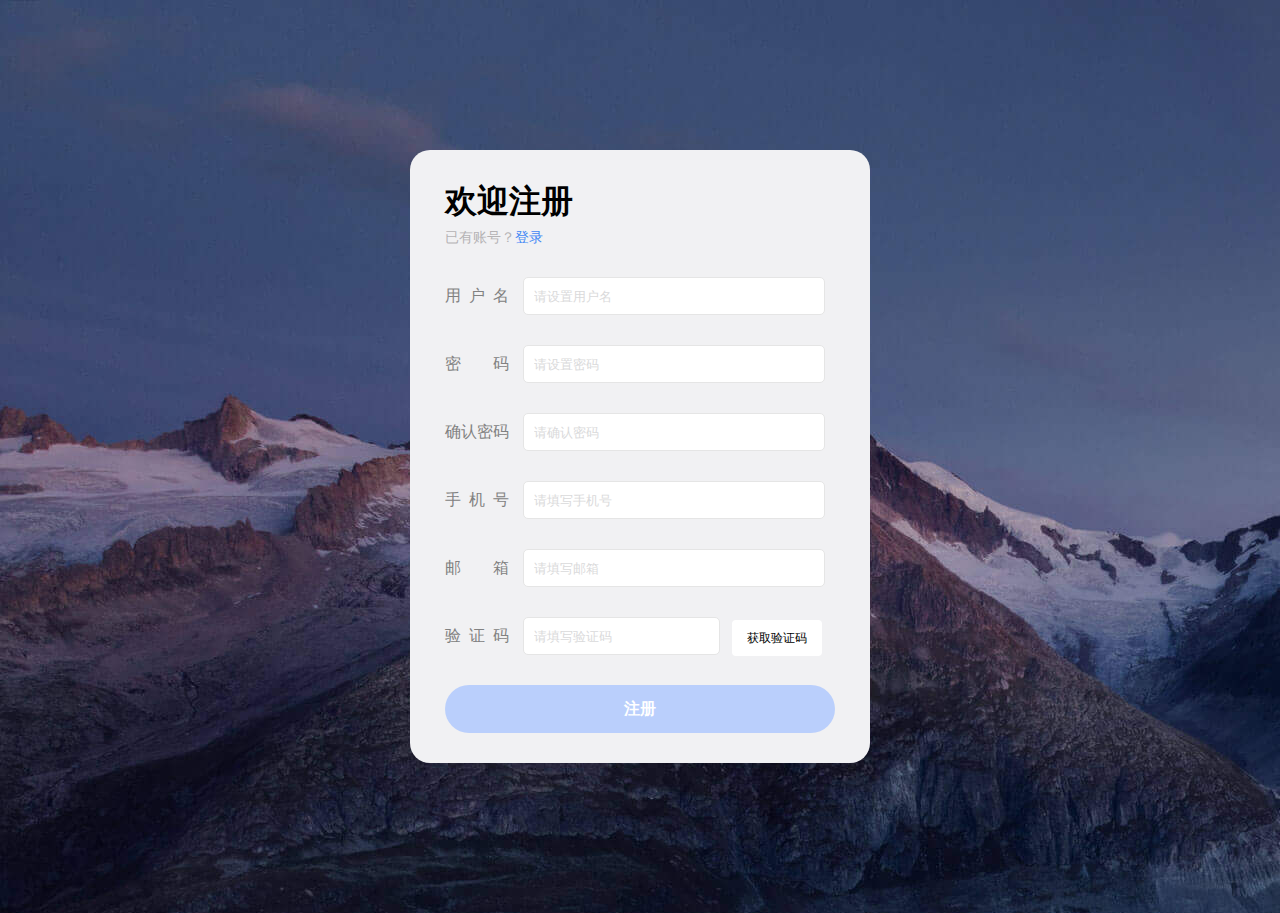
<file: html/register.html>
<!DOCTYPE html>
<html lang="en">

<head>
    <meta charset="UTF-8">
    <meta http-equiv="X-UA-Compatible" content="IE=edge">
    <meta name="viewport" content="width=device-width, initial-scale=1.0">
    <link rel="shortcut icon" href="../images/title-logo.png" type="image/x-icon">
    <title>简易华为商城--注册</title>
    <style>
        * {
            padding: 0;
            margin: 0;
        }

        a {
            text-decoration: none;
        }

        body {
            background: url("../images/register.jpg");
        }

        .createCode {
            /*  设置验证码为不可选中  */
            user-select: none;
        }

        .form {
            width: 390px;
            margin: 150px auto;
            padding: 30px 35px;
            background-color: #F1F1F3;
            border-radius: 20px;
        }

        p:first-of-type {
            color: #B5B3B5;
            margin-top: 5px;
            font-size: 14px;
            margin-bottom: 10px;
        }

        p:first-of-type a {
            color: #4187F5;
        }

        p:not(first-of-type) {
            margin-top: 30px;
            position: relative;
        }

        p:not(first-of-type) span:first-of-type {
            font-size: 12px;
            position: absolute;
            top: 42px;
            left: 82px;
        }

        label {
            height: 36px;
            line-height: 36px;
            color: #818181;
            margin-right: 10px;
        }

        input {
            width: 280px;
            height: 36px;
            border: 1px solid #E5E5E5;
            border-radius: 5px;
            padding-left: 10px;
            padding-right: 10px;
        }

        input::placeholder {
            color: #DADADB;
        }

        .code {
            width: 175px;
        }

        .createCode {
            display: inline-block;
            width: 90px;
            height: 36px;
            line-height: 36px;
            background: white;
            text-align: center;
            font-size: 12px;
            border-radius: 4px;
            margin-left: 8px;
            position: relative;
            top: 1px;
        }

        .btn {
            width: 100%;
            height: 48px;
            line-height: 48px;
            background: #BACFFC;
            color: white;
            font-size: 16px;
            font-family: "宋体";
            font-weight: bold;
            border: none;
            border-radius: 24px;
        }
    </style>
    <script src="../js/common.js"></script>
    <script src="../js/cookie.js"></script>
    <script src="../js/ajax.js"></script>
    <script src="../js/request.js"></script>
    <script src="../js/register.js"></script>
</head>

<body>
    <div class="form">
        <h1>欢迎注册</h1>
        <p>已有账号？<a href="login.html">登录</a></p>

        <p>
            <label>用&ensp;户&ensp;名</label>
            <input class="user" type="text" placeholder="请设置用户名">
            <span class="user_span"></span>
        </p>
        <p>
            <label>密&emsp;&emsp;码</label>
            <input class="pwd" type="password" placeholder="请设置密码">
            <span class="pwd_span"></span>
        </p>
        <p>
            <label>确认密码</label>
            <input class="repwd" type="password" placeholder="请确认密码">
            <span class="repwd_span"></span>
        </p>
        <p>
            <label>手&ensp;机&ensp;号</label>
            <input class="phone" type="text" placeholder="请填写手机号">
            <span class="phone_span"></span>
        </p>
        <p>
            <label>邮&emsp;&emsp;箱</label>
            <input class="email" type="text" placeholder="请填写邮箱">
            <span class="email_span"></span>
        </p>
        <p>
            <label>验&ensp;证&ensp;码</label>
            <input class="code" type="text" placeholder="请填写验证码">
            <span class="code_span"></span>
            <span class="createCode">获取验证码</span>
        </p>
        <p>
            <button class="btn">注册</button>
        </p>
    </div>
</body>

<script>
    var userInp = document.querySelector(".user");
    var userSpan = document.querySelector(".user_span");
    var pwdInp = document.querySelector(".pwd");
    var pwdSpan = document.querySelector(".pwd_span");
    var repwdInp = document.querySelector(".repwd");
    var repwdSpan = document.querySelector(".repwd_span");
    var phoneInp = document.querySelector(".phone");
    var phoneSpan = document.querySelector(".phone_span");
    var emailInp = document.querySelector(".email");
    var emailSpan = document.querySelector(".email_span");
    var codeInp = document.querySelector(".code");
    var codeSpan = document.querySelector(".code_span");
    var createCode = document.querySelector(".createCode");
    var btn = document.querySelector(".btn");

    var spanList = document.querySelectorAll(".form span");
    var inputList = document.querySelectorAll(".form input");



    // 用户名由数字,字母,下划线,$组成 6-12位,不能以数字开头
    // 密码由数字,字母,下划线,$组成 6-12位

    var userFlag = false;
    userInp.onfocus = function () {
        // 修改表单被选中后的边框颜色，这个边框不是border，是outline
        userInp.style.outlineColor = "#7C91D7";
    }

    userInp.onblur = function () {
        var reg = /^[a-zA-Z_$][\w$]{5,11}$/;
        var user = userInp.value;
        userFlag = false;

        judgeUser(user).then((res) => {
            userSpan.textContent = res.msg;
            userInp.style.borderColor = "#E5E5E5";
            userFlag = true;
        }).catch((res) => {
            userInp.style.borderColor = "red";
            userSpan.textContent = res.msg;
            userSpan.style.color = "red";
        });
    }

    // 将以下代码进行封装为上述
    //     if (user) {
    //         if (reg.test(user)) {

    //             isExistUsername({ username: user }).then(
    //                 res => {
    //                     if (res.status) {
    //                         userSpan.textContent = "";
    //                         userInp.style.borderColor = "#E5E5E5";
    //                         userFlag = true;
    //                     } else {
    //                         userInp.style.borderColor = "red";
    //                         userSpan.textContent = "用户名已存在";
    //                         userSpan.style.color = "red";
    //                     }
    //                 }
    //             ).catch(err => { throw err });
    //         } else {
    //             userInp.style.borderColor = "red";
    //             userSpan.textContent = "用户名由数字,大小写字母,_,$组成 6-12位,不能以数字开头";
    //             userSpan.style.color = "red";
    //         }
    //     } else {
    //         userInp.style.borderColor = "red";
    //         userSpan.textContent = "用户名不能为空";
    //         userSpan.style.color = "red";
    //          }
    //     }

    var pwdFlag = false;
    pwdInp.onfocus = function () {
        // 修改表单被选中后的边框颜色，这个边框不是border，是outline
        pwdInp.style.outlineColor = "#7C91D7";
    }

    pwdInp.onblur = function () {
        var reg = /^[\w$]{6,12}$/;
        var pwd = pwdInp.value;
        pwdFlag = false;

        judgePwd(pwd).then(function (res) {
            pwdSpan.innerHTML = res.msg;
            pwdSpan.style.color = "black";
        }).catch(function (res) {
            pwdSpan.textContent = res.msg;
            pwdSpan.style.color = "red";
            pwdInp.style.borderColor = "red";
        });

        // if (pwd) {
        //     if (reg.test(pwd)) {

        //         pwdInp.style.borderColor = "#E5E5E5";
        //         pwdFlag = true;

        //         var numFlag = false;
        //         var smallFlag = false;
        //         var bigFlag = false;
        //         var speFlag = false;

        //         var numReg = /\d/;
        //         var smallReg = /[a-z]/;
        //         var bigReg = /[A-Z]/;
        //         var speReg = /[_$]/;

        //         if (numReg.test(pwd)) {
        //             numFlag = true;
        //         }
        //         if (smallReg.test(pwd)) {
        //             smallFlag = true;
        //         }
        //         if (bigReg.test(pwd)) {
        //             bigFlag = true;
        //         }
        //         if (speReg.test(pwd)) {
        //             speFlag = true;
        //         }

        //         var sum = numFlag + smallFlag + bigFlag + speFlag;

        //         if (sum == 4) {
        //             pwdSpan.innerHTML = '密码强度:<span style="background:#7C91D7;width:50px;height:10px;display:inline-block;position:absolute;top:3px;left:60px;"></span><span style="background:#7C91D7;width:50px;height:10px;display:inline-block;position:absolute;top:3px;left:120px;"></span><span style="background:#7C91D7;width:50px;height:10px;display:inline-block;position:absolute;top:3px;left:180px;"></span><span style="background:#7C91D7;width:50px;height:10px;display:inline-block;position:absolute;top:3px;left:240px;"></span>';
        //             pwdSpan.style.color = "black";
        //         }
        //         if (sum == 3) {
        //             pwdSpan.innerHTML = '密码强度:<span style="background:#7C91D7;width:50px;height:10px;display:inline-block;position:absolute;top:3px;left:60px;"></span><span style="background:#7C91D7;width:50px;height:10px;display:inline-block;position:absolute;top:3px;left:120px;"></span><span style="background:#7C91D7;width:50px;height:10px;display:inline-block;position:absolute;top:3px;left:180px;"></span>';
        //             pwdSpan.style.color = "black";
        //         }
        //         if (sum == 2) {
        //             pwdSpan.innerHTML = '密码强度:<span style="background:#7C91D7;width:50px;height:10px;display:inline-block;position:absolute;top:3px;left:60px;"></span><span style="background:#7C91D7;width:50px;height:10px;display:inline-block;position:absolute;top:3px;left:120px;"></span>';
        //             pwdSpan.style.color = "black";
        //         }
        //         if (sum == 1) {
        //             pwdSpan.innerHTML = '密码强度:<span style="background:#7C91D7;width:50px;height:10px;display:inline-block;position:absolute;top:3px;left:60px;"></span>';
        //             pwdSpan.style.color = "black";
        //         }
        //     } else {
        //         pwdSpan.textContent = "密码由数字,字母,下划线,$组成 ,6-12位";
        //         pwdSpan.style.color = "red";
        //         pwdInp.style.borderColor = "red";
        //     }
        // } else {
        //     pwdSpan.textContent = "密码不能为空";
        //     pwdSpan.style.color = "red";
        //     pwdInp.style.borderColor = "red";
        // }
    }

    var repwdFlag = false;
    repwdInp.onfocus = function () {
        // 修改表单被选中后的边框颜色，这个边框不是border，是outline
        repwdInp.style.outlineColor = "#7C91D7";
    }

    repwdInp.onblur = function () {
        var reg = /^[\w$]{6,12}$/;
        var repwd = repwdInp.value;
        repwdFlag = false;

        judgeRepwd(repwd).then(function (res) {
            repwdSpan.textContent = res.msg;
            repwdInp.style.borderColor = "#E5E5E5";
            repwdFlag = res.status;
        }).catch(function (res) {
            repwdSpan.textContent = res.msg;
            repwdSpan.style.color = "red";
            repwdInp.style.borderColor = "red";
        });

        // if (repwd) {
        //     if (reg.test(repwd)) {
        //         if (repwd == pwdInp.value) {
        //             repwdSpan.textContent = "";
        //             repwdInp.style.borderColor = "#E5E5E5";
        //             repwdFlag = true;
        //         } else {
        //             repwdSpan.textContent = "确认密码与密码不一致";
        //             repwdSpan.style.color = "red";
        //             repwdInp.style.borderColor = "red";
        //         }
        //     } else {
        //         repwdSpan.textContent = "确认密码由数字,字母,下划线,$组成 ,6-12位";
        //         repwdSpan.style.color = "red";
        //         repwdInp.style.borderColor = "red";
        //     }
        // } else {
        //     repwdSpan.textContent = "确认密码不能为空";
        //     repwdSpan.style.color = "red";
        //     repwdInp.style.borderColor = "red";
        // }
    }

    var phoneFlag = false;
    phoneInp.onfocus = function () {
        // 修改表单被选中后的边框颜色，这个边框不是border，是outline
        phoneInp.style.outlineColor = "#7C91D7";
    }

    phoneInp.onblur = function () {
        var reg = /^1[3-9]\d{9}$/;
        var phone = phoneInp.value;
        phoneFlag = false;

        judgePhone(phone).then(res => {
            phoneSpan.textContent = res.msg;
            phoneInp.style.borderColor = "#E5E5E5";
            phoneFlag = true;
        }).catch(res => {
            phoneSpan.textContent = res.msg;
            phoneSpan.style.color = "red";
            phoneInp.style.borderColor = "red";
        });

        // if (phone) {
        //     if (reg.test(phone)) {

        //         isExistPhone({ phone }).then(
        //             res => {
        //                 if (res.status) {
        //                     phoneSpan.textContent = "";
        //                     phoneInp.style.borderColor = "#E5E5E5";
        //                     phoneFlag = true;
        //                 } else {
        //                     phoneSpan.textContent = "手机号已注册";
        //                     phoneSpan.style.color = "red";
        //                     phoneInp.style.borderColor = "red";
        //                 }
        //             }
        //         );

        //     } else {
        //         phoneSpan.textContent = "请输入正确的手机号";
        //         phoneSpan.style.color = "red";
        //         phoneInp.style.borderColor = "red";
        //     }
        // } else {
        //     phoneSpan.textContent = "手机号不能为空";
        //     phoneSpan.style.color = "red";
        //     phoneInp.style.borderColor = "red";
        // }
    }

    var emailFlag = false;
    emailInp.onfocus = function () {
        // 修改表单被选中后的边框颜色，这个边框不是border，是outline
        emailInp.style.outlineColor = "#7C91D7";
    }

    emailInp.onblur = function () {
        var reg = /^\S{6,12}@(qq|163|126|139|sohu|gmail|hotmail)\.com$/;
        var email = emailInp.value;
        emailFlag = false;

        judgeEmail(email).then(res => {
            emailSpan.textContent = res.msg;
            emailInp.style.borderColor = "#E5E5E5";
            emailFlag = true;
        }).catch(res => {
            emailSpan.textContent = res.msg;
            emailSpan.style.color = "red";
            emailInp.style.borderColor = "red";
        });

        // if (email) {
        //     if (reg.test(email)) {

        //         isExistEmail({ email }).then(
        //             res => {
        //                 if (res.status) {
        //                     emailSpan.textContent = "";
        //                     emailInp.style.borderColor = "#E5E5E5";
        //                     emailFlag = true;
        //                 } else {
        //                     emailSpan.textContent = "邮箱已注册";
        //                     emailSpan.style.color = "red";
        //                     emailInp.style.borderColor = "red";
        //                 }
        //             }
        //         );

        //     } else {
        //         emailSpan.textContent = "请输入正确的邮箱";
        //         emailSpan.style.color = "red";
        //         emailInp.style.borderColor = "red";
        //     }
        // } else {
        //     emailSpan.textContent = "邮箱不能为空";
        //     emailSpan.style.color = "red";
        //     emailInp.style.borderColor = "red";
        // }
    }

    createCode.onmousedown = function () {
        this.style.boxShadow = "#7C91D7 2px 2px 1px";
        this.style.position = "relative";
        this.style.right = "2px";
        this.style.bottom = "2px";
    }

    createCode.onmouseup = function () {
        this.style.boxShadow = "none";
        this.style.position = "static";
    }

    createCode.onclick = function () {
        createCode.textContent = randCode();
        createCode.style.fontSize = "14px";
        codeInp.value = "";
        codeSpan.textContent = "";
    }

    var codeFlag = false;
    codeInp.onfocus = function () {
        // 修改表单被选中后的边框颜色，这个边框不是border，是outline
        codeInp.style.outlineColor = "#7C91D7";
    }

    codeInp.onblur = function () {
        var code = codeInp.value;
        var reg = new RegExp(code, "i");
        codeFlag = false;

        judgeCode(code).then(res => {
            codeSpan.textContent = res.msg;
            codeInp.style.borderColor = "#E5E5E5";
            codeFlag = true;
        }).catch(res => {
            codeSpan.textContent = res.msg;
            codeSpan.style.color = "red";
            codeInp.style.borderColor = "red";
        });
        // if (code) {
        //     if (reg.test(createCode.textContent)) {
        //         codeSpan.textContent = "";
        //         codeInp.style.borderColor = "#E5E5E5";
        //         codeFlag = true;
        //     } else {
        //         codeSpan.textContent = "验证码输入有误,请重新输入";
        //         codeSpan.style.color = "red";
        //         codeInp.style.borderColor = "red";
        //     }
        // } else {
        //     codeSpan.textContent = "验证码不能为空";
        //     codeSpan.style.color = "red";
        //     codeInp.style.borderColor = "red";
        // }
    }

    btn.onmousedown = function () {
        this.style.outline = "none";
        this.style.backgroundColor = "#7C91D7";
    }

    btn.onmouseup = function () {
        this.style.backgroundColor = "#BACFFC";
    }

    btn.onclick = function () {

        // 失焦事件中有异步任务，会导致它的flag改变延迟，从而导致下面的判断不能执行
        // userInp.onblur();
        // repwdInp.onblur();
        // phoneInp.onblur();
        // emailInp.onblur();
        // pwdInp.onblur();
        // codeInp.onblur();

        // if (userFlag && pwdFlag && repwdFlag && emailFlag && phoneFlag && codeFlag) {

        //     var username = userInp.value;
        //     var password = phoneInp.value;
        //     var phone = phoneInp.value;
        //     var email = emailInp.value;

        //     register({ username, password, phone, email }).then(
        //         res => {
        //             if (res.status) {
        //                 location.href = "login.html";
        //             } else {
        //                 alert("注册失败");
        //             }
        //         }
        //     ).catch(err => { throw err });  // 如果有错误，则抛出

        // }


        var user = userInp.value;
        var pwd = pwdInp.value;
        var repwd = repwdInp.value;
        var phone = phoneInp.value;
        var email = emailInp.value;
        var code = codeInp.value; //用户输入的

        var list = [judgeUser(user), judgePwd(pwd), judgeRepwd(repwd), judgePhone(phone), judgeEmail(email), judgeCode(code)]

        Promise.allSettled(list).then(function (arr) {
            console.log(arr);
            var flag = arr.every(result => result.status == "fulfilled");
            if (flag) {
                register({ username: user, password: pwd, phone, email }).then(
                    res => {
                        if (res.status) {
                            location.href = "login.html";
                        } else {
                            alert("注册失败");
                        }
                    }
                ).catch(err => { throw err });  // 如果有错误，则抛出
            } else {
                arr.forEach((result, index) => {
                    console.log(result, index);
                    if (result.status == "fulfilled") {
                        spanList[index].textContent = "";
                        spanList[index].style.borderColor = "#E5E5E5";
                    } else {
                        var { reason: { msg } } = result;
                        spanList[index].textContent = msg;
                        spanList[index].style.color = "red";
                        inputList[index].style.borderColor = "red";
                    }
                })
            }
        }).catch(function (err) {
            console.log(err);
        })

    }


</script>

</html>
</file>
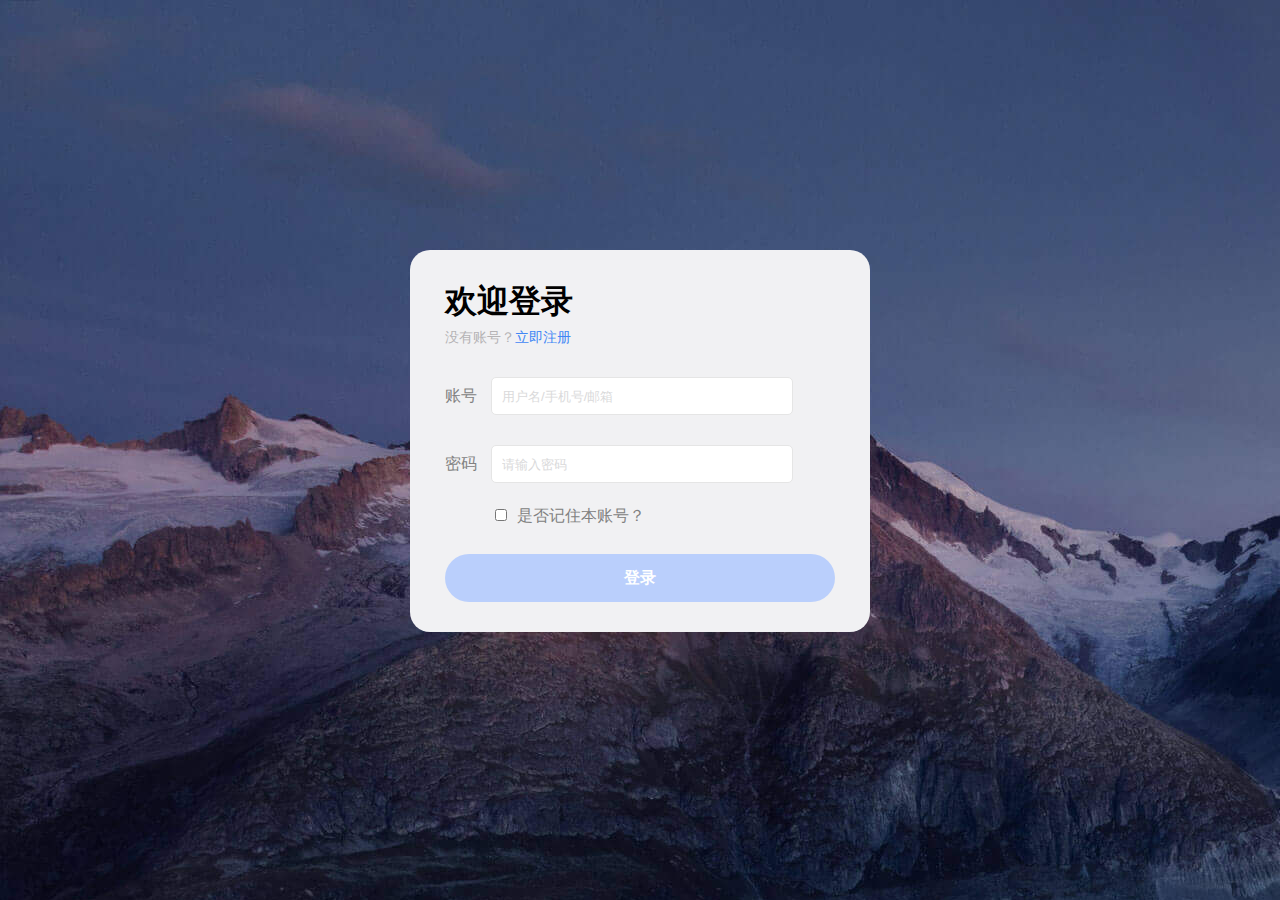
<file: html/shoppingCar.html>
<!DOCTYPE html>
<html lang="en">

<head>
    <meta charset="UTF-8">
    <meta http-equiv="X-UA-Compatible" content="IE=edge">
    <meta name="viewport" content="width=device-width, initial-scale=1.0">
    <link rel="shortcut icon" href="../images/title-logo.png" type="image/x-icon">
    <title>简易华为商城</title>
    <link rel="stylesheet" href="../css/reset.css">
    <link rel="stylesheet" href="../pagination/pagination.css">
    <link rel="stylesheet" href="../css/buttons.css">
    <link rel="stylesheet" href="../css/shoppingCar.css">
    <script src="../js/cookie.js"></script>
    <script src="../pagination/common/jquery.min.js"></script>
    <script src="../pagination/jquery.pagination.js"></script>
    <script src="../js/request.js"></script>
    <style>

    </style>
</head>

<body>
    <div class="outer">
        <div class="container">
            <div class="index"><a href="index.html">首页</a></div>
            <div class="tips">
                <a href="register.html">注册</a>
                <a href="login.html">登录</a>
            </div>
        </div>
    </div>
    <!-- logo板块 -->
    <div id="logo_all" class="container">
        <div class="logo container">
            <!-- logo区 -->
            <div class="log">
                <!-- <img src="../images/" alt=""> -->
            </div>
        </div>
    </div>

    <!-- 购物车板块 -->
    <div id="shoppingCarAll" class="container">
        <div class="shoppingCarTop container">
            <span>我的购物车</span>
            <b>2</b>
            <select name="湖北省/武汉市/江岸区" id="city">
                <option value="湖北省/武汉市/江岸区">湖北省/武汉市/江岸区</option>
                <option value="汉口区">汉口区</option>
                <option value="江夏区">江夏区</option>
                <option value="洪山区">洪山区</option>
            </select>
            <i>配送至&emsp;</i>
            <a href="#">再逛逛 >&emsp;</a>
            <em>自营商品以免运费&emsp;</em>
        </div>

        <div class="shoppingCarMsg container">
            <input type="checkbox" name="" id="AllSelect">
            <label for="AllSelect">全选</label>
            <b>商品信息</b>
            <ul>
                <li>单价(元)</li>
                <li>数量</li>
                <li>金额(元)</li>
                <li>操作</li>
            </ul>
        </div>

        <!-- 以下为动态生成区域 -->
        <div class="shoppingCarCon container">
            <div class="shoppingCarConTop">
                <!-- <input type="checkbox" name="" class="check-all">
                <span>自营保税仓</span> -->
            </div>

            <div class="shoppingCarConCenter container">
                <!-- <div class="shoppingCarConCenter01">
                    <input type="checkbox" name="" class="check-one">
                    <img src="../images/shoppingCarConCenter01.jpg" alt="">
                    <div class="shoppingCarConCenter01_01">
                        <p>【3盒装】hierarchy美国直营包邮水乳不湿清洁护肤有效改善面部肌肤问题</p>
                        <span>支持7天退货</span>
                        <a href="#">限时购</a>
                    </div>
                    <div class="goodsPrice">￥148</div>
                    <div class="goodsNums">
                        <button>-</button>
                        <input type="number" id="goodsNum">
                        <button>+</button>
                        <p>每日限购2件</p>
                    </div>
                    <div class="goodsAllPrice">
                        ￥148
                    </div>
                    <div class="del">
                        <h2>删除</h2>
                        <p>移入我的收藏</p>
                    </div>
                </div> -->
                <!-- <div class="shoppingCarConBottom container">
                    <span>活动优惠 ￥0元</span>
                    <b>预估税费 ￥0元</b>
                </div> -->
            </div>

        </div>

        <!-- 底部总结算栏 -->
        <div class="shoppingCarButtom container">
            <p>
                <input type="checkbox" name="" id="AllSelect2">
                <label for="AllSelect2">全选</label>
                <a href="javascript:;" id="deteleAll">删除选择商品</a>
            </p>
            <div class="goodsAllNum">
                已选商品 <span> 0 </span> 件
            </div>
            <div class="goodsAllPrice2">
                总价(不含运费):
                <span>￥0</span>
            </div>
            <a href="javascript:;" class="pay button button-raised button-caution">去结算</a>
        </div>
    </div>

    <div class="footer .container-fluid">
        <div class="container">
            <img src="../images/shoppingCar-footer.png" alt="">
        </div>
    </div>
</body>

<script>

    if (document.cookie) {

        var lguser = getCookie("lguser");
        if (lguser) {

            $(".tips").html(`欢迎，${lguser}<button onclick="exit();" class="button button-glow button-border button-rounded button-primary" style="height:30px;line-height:30px;padding:0px 5px;margin-left: 20px;">退出登录</button>`);

        }
    }

    var user = lguser;
    if (user) {
        getShoppingCarList();
    } else {
        location.href = "login.html?returnUrl=" + encodeURIComponent(location.href);
    }


    // 结算
    $(document).on("click", ".pay", function () {
        if ($(".check-one:checked").length > 0) {
            var buyinfo = [];
            $(".check-one:checked").each(function () {
                var arr = [];
                var gid = $(this).parent().attr("data-gid");
                var buyNum = $(this).parent().children().children("#goodsNum").val();
                // console.log(buyNum);
                arr.push(gid + "&" + buyNum);
                // arr.push("=" + buyNum);
                buyinfo.push(arr);

            })
            // console.log(buyinfo);
            location.href = "account.html?buyinfo=" + encodeURIComponent(buyinfo);
        } else {
            alert("还未选中商品");
        }

    })


    // 减少商品数量
    $(document).on('click', '.reduce', function () {
        if ($(this).next().val() > 1) {

            var id = $(this).parents(".shoppingCarConCenter01").attr("data-id");
            // console.log(id);
            goodsUpdateShoppingCarById({ id, buyNum: 1, type: 0 });
            $(this).next().val($(this).next().val() - 1);
            var priceOne = $(this).parent().prev().text().slice(1,);
            var num = $(this).next().val();
            $(this).parent().next().text(`￥${(priceOne * num).toFixed(2)}`);
            calcTotalPrice();
            allCheckedNumbers();
            allNum();

            if ($(this).next().val() == 1) {
                $(this).text("");
                $(this).css("cursor", "no-drop");
            }
        }
    })

    // 增加商品数量
    $(document).on('click', '.add', function () {

        var id = $(this).parents(".shoppingCarConCenter01").attr("data-id");
        // console.log(id);
        goodsUpdateShoppingCarById({ id, buyNum: 1, type: 1 });
        $(this).prev().val($(this).prev().val() * 1 + 1);
        $(this).prev().prev().text("-");
        $(this).prev().prev().css("cursor", "pointer");

        var priceOne = $(this).parent().prev().text().slice(1,);
        console.log(priceOne);
        var num = $(this).prev().val();
        $(this).parent().next().text(`￥${(priceOne * num).toFixed(2)}`);
        calcTotalPrice();
        allCheckedNumbers();
        allNum();
    })

    // 手动修改商品数量
    $(document).on('blur', '#goodsNum', function () {

        var id = $(this).parents(".shoppingCarConCenter01").attr("data-id");
        // console.log(id);

        if ($(this).val() < 1) {
            $(this).val(1);
        } else {
            $(this).val($(this).val());
        }
        goodsUpdateShoppingCarById({ id, buyNum: $(this).val(), type: 2 });
        calcTotalPrice();
        allCheckedNumbers();
        allNum();
    })

    // 全选
    $(document).on('click', '#AllSelect', function () {
        var flag = $(this).prop("checked");
        // console.log(flag);

        $(".check-one").each(function () {
            $(this).prop('checked', flag);
        })

        $("#AllSelect2").prop('checked', flag);
        calcTotalPrice();
        allCheckedNumbers();
        allNum();
    })
    $(document).on('click', '#AllSelect2', function () {
        var flag = $(this).prop("checked");
        // console.log(flag);

        $(".check-one").each(function () {
            $(this).prop('checked', flag);
        })

        $("#AllSelect").prop('checked', flag);
        calcTotalPrice();
        allCheckedNumbers();
        allNum();
    })

    // 反选
    $(document).on("click", ".check-one", function () {
        isAllChecked();
        calcTotalPrice();
        allCheckedNumbers();
        allNum();
    })

    // 单删
    $(document).on('click', '.del>h2', function () {
        var id = $(this).parents(".shoppingCarConCenter01").attr("data-id");
        // console.log(id);

        if (confirm("你确定要删除该商品吗？")) {
            goodsDeleteShoppingCarById({ ids: id })
                .then(result => console.log(result))
                .catch(error => console.log(error));

            $(this).parents(".shoppingCarConCenter01").remove();
            isAllChecked();
            calcTotalPrice();
            allCheckedNumbers();
            allNum();
        }
    })

    // 多删
    $(document).on("click", "#deteleAll", function () {
        if ($(".check-one:checked").length > 0) {
            if (confirm("你确定要删除选中商品吗？")) {
                var arr = $(".check-one:checked").map(function () {
                    return $(this).parents(".shoppingCarConCenter01").attr("data-id");
                }).get();
                var ids = arr.join(",");
                // console.log(ids);
                goodsDeleteShoppingCarById({ ids }).then(result => {
                    $(".check-one:checked").parents(".shoppingCarConCenter01").remove();
                    isAllChecked();
                    calcTotalPrice();
                    allCheckedNumbers();
                    allNum();
                }).catch(error => console.log(error));
            }
        } else {
            alert("还未选中商品");
        }

    })



    function allNum() {
        var sum = 0;
        $(".goodsNums #goodsNum").each(function () {
            sum += $(this).val() * 1;
        })
        // console.log("总数量" + sum);
        $(".shoppingCarTop b").text(sum);
    }

    function allCheckedNumbers() {
        var sum = 0;
        $(".check-one:checked").each(function () {
            $(this).parent().children(".goodsNums").children("#goodsNum").each(function () {
                let num = $(this).val() * 1;
                sum += num;
                // console.log(num, sum);
            })
        })
        $(".goodsAllNum span").text(sum);
    }

    function calcTotalPrice() {
        var arr = ["0"];
        $(".check-one:checked").each(function () {
            $(this).parent().children(".goodsAllPrice").each(function () {
                let price = $(this).text().trim().slice(1,);
                arr.push(price);
            })
        })
        // console.log(arr);
        let allPrice = arr.reduce((prev, item) => (prev * 1 + item * 1).toFixed(2));
        $(".goodsAllPrice2 span").text(`￥${allPrice}`);

    }

    function isAllChecked() {
        var flag = false;
        if ($(".check-one:checked").length == $(".check-one").length) {
            if ($(".check-one").length > 0) {
                flag = true;
            }
        }
        $("#AllSelect").prop('checked', flag);
        $("#AllSelect2").prop('checked', flag);
    }

    function getShoppingCarList() {
        goodsSearchShoppingCarByUser({ user }).then(data => {
            // console.log(data);
            var html = "";
            data.forEach(({ id, gid, goodsName, price, buyNum, img, subTotal }) => {
                html += `<div class="shoppingCarConCenter01" data-id="${id}" data-gid="${gid}">
                    <input type="checkbox" name="" class="check-one">
                    <img src="${img}" class="shoppingCarImg" alt="">
                    <div class="shoppingCarConCenter01_01">
                        <p>${goodsName}</p>
                        <span>支持7天无理由退货</span>
                        <a href="#">限时购</a>
                    </div>
                    <div class="goodsPrice">￥${price}</div>
                    <div class="goodsNums">
                        <button class="reduce">${buyNum > 1 ? "-" : ""}</button>
                        <input type="text" id="goodsNum" value="${buyNum}">
                        <button class="add">+</button>
                    </div>
                    <div class="goodsAllPrice">
                        ￥${subTotal}
                    </div>
                    <div class="del">
                        <h2>删除</h2>
                    </div>
                </div>`;
            })
            $(".shoppingCarConCenter").html(html);

            $(".goodsNums .reduce").each(function () {
                if ($(this).next().val() <= 1) {
                    $(this).css("cursor", "no-drop");
                } else {
                    $(this).css("cursor", "pointer");
                }
            })

            // $(this).parents(".shoppingCarConCenter01").attr("data-id");

            $(document).on('click', '.shoppingCarImg', function () {
                var gid = $(this).parent().attr("data-gid");
                // console.log($(this).parent().attr("data-gid"));
                location.href = "goodsDetail.html?gid=" + gid;
            })

            $(document).on('click', '.shoppingCarConCenter01_01', function () {
                var gid = $(this).parent().attr("data-gid");
                // console.log($(this).parent().attr("data-gid"));
                location.href = "goodsDetail.html?gid=" + gid;
            })

            allNum();

        }).catch(err => {
            console.log(err);
        })
    }

    function exit() {
        setCookie("lguser", "", -1);
        location.reload();
    }

</script>

</html>
</file>
<file: css/index.css>
.container { width: 1180px; margin: 0 auto; position: relative;}
.container-fluid { width: 100%;}
i {font-style: normal;}
.outer {
    height: 50px;
    line-height: 50px;
    position: relative;
}

.logo {
    float: left;
}

.logo img {
    height: 36px;
}

.logo img:first-of-type {
    margin-right: 5px;
}

.tips {
    position: absolute;
    right: 0px;
}

.tips a {
    margin-right: 20px;
}


.tips a:hover {
    color: red;
}

/* 轮播图 */
.swiper {
    position: relative;
    overflow: hidden;
}

.swiper span {
    position: absolute;
    transform: translateY(-50%);
    top: 50%;
    z-index: 1;
    font-size: 50px;
    color: rgba(0,0,0,0.3);
    cursor: pointer;
}

.swiper span:last-of-type{
    right: 0;
}

.swiper span:hover{
    color: rgba(0,0,0,0.8);
}

.swiper ul {
    display: flex;
    position: relative;
}

.swiper ol {
    display: flex;
    position: absolute;
    left: 50%;
    bottom: 15px;
    transform: translateX(-50%);
}

.swiper ol li {
    width: 10px;
    height: 10px;
    background-color: #fff;
    border: 1px solid #6d6a6a;
    border-radius: 50%;
    margin: 0 10px;
    cursor: pointer;
}

.swiper ol .active {
    background-color: #878787;
    border: 2px solid #ccc;
}
/* end--轮播图 */

/* 商品信息 */
.goods {
    background-color: #F5F5F5;
}

.goodstitle {
    padding-top: 30px;
    height: 60px;
    line-height: 60px;
    font-size: 22px;
    font-family: Helvetica,Arial,sans-serif;
    display: flex;
    justify-content: space-between;
    user-select: none;
}

.goodstitle a:hover{
    color: rgb(241, 155, 97);
    cursor: pointer;
}

.goodstitle .seeAll i {
    margin-right: 10px;
}

.goodstitle .seeAll .iconfont {
    display: inline-block;
    height: 25px;
    line-height: 25px;
    font-size: 20px;
}

.phoneList, .earList, .musicList, .notebookList, .lineList, .padList, .iwatchList, .eyeList, .pillowList {
    overflow: hidden;
    min-height: 304px;
    padding: 5px;
    display: flex;
    justify-content: space-between;
}

.phoneList li, .earList li, .musicList li, .notebookList li, .lineList li, .padList li, .iwatchList li, .eyeList li, .pillowList li {
    float: left;
    width: 18%;
    box-sizing: border-box;
    padding: 10px;
    transition: 0.5s;
    background-color: #fff;
}

.phoneList li:hover,  .earList li:hover, .musicList li:hover, .notebookList li:hover, .lineList li:hover,  .padList li:hover, .iwatchList li:hover, .eyeList li:hover, .pillowList li:hover {
    position: relative;
    top: -3px;
    box-shadow: 0px 5px 10px 3px rgba(0,0,0,0.1);
}

.phoneList li img, .earList li img, .musicList li img, .notebookList li img, .lineList li img, .padList li img, .iwatchList li img, .eyeList li img, .pillowList li img {
    width: 100%;
}

.phoneList .price, .earList .price, .musicList .price, .notebookList .price, .lineList .price, .padList .price, .iwatchList .price, .eyeList .price, .pillowList .price {
    color: red;
}

.phoneList .title, .earList .title, .musicList .title, .notebookList .title, .lineList .title, .padList .title, .iwatchList .title, .eyeList .title, .pillowList .title  {
    display: -webkit-box;
    -webkit-box-orient: vertical;
    -webkit-line-clamp: 2;
    overflow: hidden;
}

/* end--商品信息 */

.footer {
    width: 100%;
    background-color: #F5F5F5;
    padding-top: 50px;
    overflow: hidden;
    display: flex;
    justify-content: center;
}

/* 垂直侧边导航栏 */
.heigNav {
    border: 1px solid #ccc;
    position: absolute;
    top: 830px;
    right: 20px;
    opacity: 0;
    transition: opacity 0.5s;
    z-index: 5;
    background-color: #F5F5F5;
}

.heigNav li, .heigNav div {
    text-align: center;
    height: 40px;
    line-height: 40px;
    width: 100px;
    cursor: default;
    user-select: none;
}

.heigNav .shoppingCar {
    padding: 0 20px !important;
}

.heigNav .goToHead {
    padding: 0 10px !important;
}

.heigNav .button {
    padding: 0;
    display: block;
}
</file>
<file: font/iconfont.css>
@font-face {font-family: "iconfont";
  src: url('iconfont.eot?t=1617703450121'); /* IE9 */
  src: url('iconfont.eot?t=1617703450121#iefix') format('embedded-opentype'), /* IE6-IE8 */
  url('[data-uri]') format('woff2'),
  url('iconfont.woff?t=1617703450121') format('woff'),
  url('iconfont.ttf?t=1617703450121') format('truetype'), /* chrome, firefox, opera, Safari, Android, iOS 4.2+ */
  url('iconfont.svg?t=1617703450121#iconfont') format('svg'); /* iOS 4.1- */
}

.iconfont {
  font-family: "iconfont" !important;
  font-size: 16px;
  font-style: normal;
  -webkit-font-smoothing: antialiased;
  -moz-osx-font-smoothing: grayscale;
}

.icon-zuo:before {
  content: "\e611";
}

.icon-you:before {
  content: "\e70f";
}
</file>
<file: pagination/common/common.css>
@charset "UTF-8";
body {
    word-wrap: break-word;
    background: #fff;
}

h1 {
    font-size: 40px;
}

p,
pre {
    margin: 10px 0;
}

::selection {
    background: #000;
    color: #fff;
}

.wrapper {
    margin: 0 auto;
    width: 960px;
    height: 100%;
    -webkit-box-sizing: border-box;
    -moz-box-sizing: border-box;
    -o-box-sizing: border-box;
    box-sizing: border-box;
}


/*底部版权*/

footer {
    margin: 100px 0 50px 300px;
    padding: 0 20px;
    -webkit-box-sizing: border-box;
    -moz-box-sizing: border-box;
    -o-box-sizing: border-box;
    box-sizing: border-box;
}

footer p {
    border-top: 1px solid #ebebeb;
    opacity: .5;
    filter: alpha(opacity=50);
    text-align: right;
    font-size: 12px;
    line-height: 3;
    font-family: "Hiragino Sans GB", "Microsoft YaHei", "\5FAE\8F6F\96C5\9ED1", tahoma, arial, simsun, "\5B8B\4F53";
}

footer p a {
    color: #000;
}

footer p .spe {
    padding: 0 5px;
}

.right-bg {
    position: fixed;
    right: 0;
    top: 50%;
    margin-top: -215px;
    width: 215px;
    height: 430px;
    background: url('../../image/right_bg.png') no-repeat;
}


/*组件样式*/

table {
    width: 100%;
    border: 1px solid #CAD3DA;
}

table td {
    padding: 10px;
    width: 150px;
    border: 1px solid #CAD3DA;
}

table thead tr {
    height: 40px;
    line-height: 40px;
    text-align: center;
    border-bottom: 1px solid #CAD3DA;
}

table thead td {
    padding: 0;
    border-left: 1px solid #CAD3DA;
    background: #DFEBFB;
}

table .explain {
    width: 500px;
}

table tbody tr:nth-child(even) {
    background: #E7EFF9;
}

.hljs, .hljs-subst {
    padding: 10px;
    font-family: Monaco, Consolas, "Courier New";
}

.method {
    font-family: Monaco, Consolas, "Courier New";
}

.eg {
    margin: 20px 0;
    padding: 10px;
    border: 1px dashed #bdbdbd;
    background: #f9f9f9;
}

.update-log .title {
    margin: 0;
    font-size: 20px;
}

.update-log ul li {
    margin: 5px 0;
}

.bad {
    padding: 0 0 0 10px;
    border: 1px dashed #bdbdbd;
    color: #757575;
    background: #f9f9f9;
    font-family: Monaco, Consolas, "Courier New";
}
</file>
<file: pagination/pagination.css>
@charset "UTF-8";
.m-style {
    position: relative;
    text-align: center;
    zoom: 1;
}

.m-style:before,
.m-style:after {
    content: "";
    display: table;
}

.m-style:after {
    clear: both;
    overflow: hidden;
}

.m-style span {
    float: left;
    margin: 0 5px;
    width: 38px;
    height: 38px;
    line-height: 38px;
    color: #bdbdbd;
    font-size: 14px;
}

.m-style .active {
    float: left;
    margin: 0 5px;
    width: 38px;
    height: 38px;
    line-height: 38px;
    background: #e91e63;
    color: #fff;
    font-size: 14px;
    border: 1px solid #e91e63;
}

.m-style a {
    float: left;
    margin: 0 5px;
    width: 38px;
    height: 38px;
    line-height: 38px;
    background: #fff;
    border: 1px solid #ebebeb;
    color: #bdbdbd;
    font-size: 14px;
}

.m-style a:hover {
    color: #fff;
    background: #e91e63;
}

.m-style .next,
.m-style .prev {
    font-family: "Simsun";
    font-size: 16px;
    font-weight: bold;
}

.m-style .now,
.m-style .count {
    padding: 0 5px;
    color: #f00;
}

.m-style .eg img {
    max-width: 800px;
    min-height: 500px;
}

.m-style input {
    float: left;
    margin: 0 5px;
    width: 38px;
    height: 38px;
    line-height: 38px;
    text-align: center;
    background: #fff;
    border: 1px solid #ebebeb;
    outline: none;
    color: #bdbdbd;
    font-size: 14px;
}
</file>
<file: css/goodsDetail.css>
.container {
    width: 1180px;
    margin: 0 auto;
    position: relative;
}

.container-fluid {
    width: 100%;
}

i,b {
    font-style: normal;
    font-weight: normal;
}

.outer {
    width: 100%;
    height: 50px;
    line-height: 50px;
    background: #D4E9F5;
    position: fixed;
    top:0;
    z-index: 1;
}

.outer>.container{ 
    position: relative;
}

.outer .index {
    position: absolute;
    left: 0;
}

.outer .shop {
    position: absolute;
    left: 70px;
}

.tips {
    position: absolute;
    right: 0px;
}

.outer a {
    margin-right: 20px;
}

.outer a:hover {
    color: red;
}

.switchList .active {
    border: 1px solid red;
}

.wrap {
    width: 1140px;
    margin: 0 auto;
    margin-top: 100px;
    position: relative;
    overflow: hidden;
    height: 600px;
}

.wrapBox {
    width: 400px;
    height: 400px;
    /* background-color: pink; */
    position: relative;
}

.wrapBox img {
    width: 100%;
    height: 100%;
}

.showBigImg {
    width: 400px;
    height: 400px;
    float: left;
    /* background-color: #0000004d; */
    background-color: #fff;
    border: 1px solid rgba(0, 0, 0, 0.2);
    overflow: hidden;
    position: absolute;
    left: 500px;
    top: 0;
    z-index: 1;
    /* display: none; */
    opacity: 0;
}

.showBigImg img {
    position: absolute;
    width: 800px;
    height: 800px;
}

.shadow {
    width: 200px;
    height: 200px;
    background-color: rgba(255, 255, 255, 0.3);
    position: absolute;
    top: 0;
    left: 0;
    z-index: 999;
    display: none;
}

.switchList {
    width: 400px;
    margin-top: 20px;
    display: flex;
}

.switchList li {
    flex: 1;
    margin: 5px;
    border: 1px solid transparent;
}

.switchList .active {
    border-color: red;
}

.switchList li img {
    width: 100%;
}

.wrap .left {
    float: left;
}

.wrap .right {
    float: left;
    /* overflow: hidden; */
    width: 640px;
    margin-left: 100px;
    /* background-color: #faf5f5; */
    min-height: 400px;
}

.wrap .right h2 {
    font-size: 18px;
    margin-bottom: 20px;
}

.wrap .right>div {
    margin-bottom: 20px;
}

.price {
    background-color: #F5F5F5;
    position: relative;
    padding: 5px 8px;
}

.price p {
    font-size: 12px;
    width: 85px;
    height: 30px;
    line-height: 30px;
    margin-top: 10px;
}

.price span {
    position: absolute;
    left: 85px;
}

.price span:first-of-type {
    top: 15px;
    color: #CA1454;
    font-size: 24px;
}

.price span:first-of-type i {
    font-size: 16px;
    margin-right: 3px;
}

.price span:last-of-type{
    top: 62px;
    font-size: 12px;
}

.price span:last-of-type i {
    color: #CA1454;
    border: 1px solid #CA1454;
    padding: 2px 5px;
    margin-right: 10px;
}

.about {
    border-bottom: 1px solid #DDDDDD;
    padding: 5px;
    font-size: 12px;
    position: relative;
}

.about p {
    width: 85px;
    height: 30px;
    line-height: 30px;
}

.about span:first-of-type{
    padding: 3px 8px;
    border: 1px solid #DDDDDD;
    position: absolute;
    top: 8px;
    left: 85px
}

.about i {
    color: red;
    position: absolute;
    top: 10px;
    left: 215px
}

.about p:nth-of-type(2){
    width: 300px;
    display: flex;justify-content: space-between;
    position: absolute;
    top: 35px;
    left: 85px
}

.about p:last-of-type{
    margin-top: 30px;
}

.about span:last-of-type{
    position: absolute;
    top: 72px;
    left: 85px
}

.goodsinfo {
    padding: 5px;
}

.goodsinfo p {
    width: 85px;
    height: 30px;
    line-height: 30px;
    font-size: 12px;
}

.chobox {
    width: calc(100% - 85px);
    height: 30px;
    line-height: 30px;
    font-size: 12px;
}

.chobox span {
    padding: 3px 8px;
    border: 1px solid #ccc;
    margin-right: 10px;
}

.chocolor, .choversion, .chomenu, .choservice {
    display: flex;
    justify-content: space-between;
}

.buyBox {
    width: 430px;
    display: flex;
    justify-content: space-between;
    align-items: center;
}

.buyNum {
    position: relative;
    border: 1px solid #ccc;
    border-right: none;
}

.buyNum input {
    width: 40px;
    height: 50px;
    outline: none;
    text-align: center;
    font-size: 20px;
    border: none;
}

.buyNum .calcBox {
    position: absolute;
    top: -1px;
    left: 40px;
    height: 48px;
    width: 15px;
}

.buyNum .calcBox span{
    display: inline-block;
    border: 1px solid #ccc;
    height: 50%;
    width: 100%;
    text-align: center;
    font-weight: bold;
    cursor: pointer;
    user-select: none;
}

.detailBox {
    width: 1140px;
    margin: 0 auto;
}


.footer {
    background-color: #F9F9F9;
    clear: both;
    position: relative;
    top: 60px;
    height: 420px;
  }

  .footer > div {
    position: relative;
    top: 20px;
  }
</file>
<file: css/goodsList.css>
.container {
    width: 1180px;
    margin: 0 auto;
    position: relative;
}

.container-fluid {
    width: 100%;
}

.outer {
    width: 100%;
    height: 50px;
    line-height: 50px;
    background: #D4E9F5;
    position: fixed;
    top:0;
    z-index: 1;
}

.outer>.container{ 
    position: relative;
}

.outer .index {
    position: absolute;
    left: 0;
}

.outer .shop {
    position: absolute;
    left: 70px;
}

.tips {
    position: absolute;
    right: 0px;
}

.outer a {
    margin-right: 20px;
}

.outer a:hover {
    color: red;
}

.wrap {
    width: 1200px;
    margin: 100px auto;
}

.wrap table {
    width: 100%;
    table-layout: fixed;
    border: 1px solid #333;
    border-collapse: collapse;
    line-height: 32px;
    text-align: center;
}

.wrap table td,
.wrap table th {
    border: 1px solid #333;
    overflow: hidden;
}

.search_bar {
    overflow: hidden;
    margin-top: 50px;
    margin-bottom: 10px;
}

.search_bar .searchBox {
    float: left;
    border: 1px solid gray;
}

.search_bar .searchBox input {
    height: 30px;
    width: 300px;
    float: left;
    border: 0;
    outline: none;
    text-indent: 10px;
}

.search_bar .searchBox button {
    height: 30px;
    width: 60px;
    float: left;
    box-sizing: content-box;
    border: 0;
    outline: none;
}

.search_bar .searchBox {
    overflow: hidden;
}

.search_bar .orderBox {
    float: left;
    line-height: 30px;
}

.search_bar .orderBox>*>label {
    margin-right: 10px;
}

.search_bar .orderBox>* {
    margin-left: 20px;
    float: left;
    border: 1px dashed #333;
    padding: 0 20px;
}

.search_bar .orderBox .showNumBox {
    border: 0;
}

.search_bar select {
    vertical-align: middle;
    height: 30px;
    padding: 0 5px;
}

.showNumBox {
    position:relative;
    top: -2px;
}

.resetBtn {
    height: 32px !important; 
    line-height: 32px !important;
    border: none !important;
}

.goodsList {
    overflow: hidden;
    min-height: 304px;
    padding: 5px;
}

.goodsList li {
    float: left;
    width: 20%;
    min-height: 304px;
    box-sizing: border-box;
    padding: 10px;
    transition: 0.5s;
}

.goodsList li:hover {
    position: relative;
    top: -3px;
    box-shadow: 0px 5px 10px 3px #ccc;
}

.goodsList li img {
    width: 100%;
}

.price {
    color: red;
}

.title {
    display: -webkit-box;
    -webkit-box-orient: vertical;
    -webkit-line-clamp: 2;
    overflow: hidden;
}

.pageBox {
    width: max-content;
    margin-top: 15px;
    margin-bottom: 30px;
}
</file>
<file: css/shoppingCar.css>
.container {
    width: 1180px;
    margin: 0 auto;
    position: relative;
}

.container-fluid {
    width: 100%;
}

i,b {
    font-style: normal;
    font-weight: normal;
}

.outer {
  width: 100%;
  height: 50px;
  line-height: 50px;
  background: #D4E9F5;
  position: fixed;
  top:0;
  z-index: 1;
}

.outer>.container{ 
  position: relative;
}

.outer .index {
  position: absolute;
  left: 0;
}

.tips {
  position: absolute;
  right: 0px;
}

.outer a {
  margin-right: 20px;
}

.outer a:hover {
  color: red;
}

/* logo板块 */
#logo_all {
    height: 122px;
    background-color: #fff;
  }
  
  .logo {
    height: 122px;
    position: relative;
  }
  
  .log {
    float: left;
    margin-left: 5px;
    margin-right: 130px;
  }
  
  .log img {
    margin-top: 20px;
  }
  
  /* 购物车区 */
  #shoppingCarAll {
    height: 585px;
    background-color: #fff;
  }
  
  .shoppingCarTop {
    height: 18px;
    line-height: 18px;
    margin-bottom: 12px;
  }
  
  .shoppingCarTop #city {
    float: right;
  }
  
  .shoppingCarTop i {
    float: right;
  }
  
  .shoppingCarTop a {
    float: right;
  }
  
  .shoppingCarTop em {
    float: right;
  }
  
  .shoppingCarMsg {
    height: 34px;
    border: 1px solid #ccc;
    line-height: 34px;
  }
  
  .shoppingCarMsg #AllSelect {
    margin-left: 21px;
  }
  
  .shoppingCarMsg span {
    margin-left: 13px;
  }
  
  .shoppingCarMsg b {
    margin-left: 71px;
    color: #999999;
  }
  
  .shoppingCarMsg ul {
    float: right;
    height: 34px;
    color: #999999;
  }
  
  .shoppingCarMsg ul li {
    float: left;
    line-height: 34px;
    margin-right: 78px;
  }
  
  .shoppingCarMsg ul li:nth-child(1) {
    margin-right: 105px;
  }
  
  .shoppingCarMsg ul li:nth-child(2) {
    margin-right: 121px;
  }
  
  /* <!-- 以下为动态生成区域 --> */
  .shoppingCarConTop {
    margin-top: 15px;
    height: 36px;
    line-height: 36px;
  }
  
  .shoppingCarConTop input {
    margin-left: 22px;
  }
  
  .shoppingCarConCenter {
    /* height: 159px; */
    border: 1px solid #ccc;
    width: 1180px;
  }
  
  .shoppingCarConCenter01 {
    height: 120px;
    border-bottom: 1px solid #ccc;
    width: 1180px;
    background-color: #fffbf0;
    font-size: 12px;
    position: relative;
  }
  
  .shoppingCarConCenter01 input {
    float: left;
    margin-top: 52px;
    margin-left: 22px;
  }
  
  .shoppingCarConCenter01 img {
    float: left;
    width: 80px;
    height: 80px;
    margin-left: 11px;
    margin-right: 15px;
    margin-top: 21px;
  }
  
  .shoppingCarConCenter01_01 {
    float: left;
    max-width: 400px;
    line-height: 16px;
    margin-top: 20px;
    cursor: default;
  }
  
  .shoppingCarConCenter01_01 p {
    margin-bottom: 7px;
  }
  
  .shoppingCarConCenter01_01 a {
    display: block;
    width: 65px;
    height: 16px;
    margin-top: 7px;
    border: 1px solid red;
    border-radius: 9px;
    text-align: center;
    line-height: 16px;
    color: red;
  }
  
  .goodsPrice {
    float: left;
    font-weight: 600;
    position: absolute;
    left: 620px;
    top: 50px;
  }
  
  .goodsNums {
    width: 85px;
    height: 20px;
    border: 1px solid #bcbcbc;
    position: absolute;
    left: 760px;
    top: 48px;
    text-align: center;
  }
  
  .goodsNums button {
    width: 20px;
    height: 20px;
    float: left;
    background-color: #fff;
    border: 0;
    outline: none;
    cursor: pointer;
  }
  
  .goodsNums #goodsNum {
    width: 43px;
    height: 20px;
    float: left;
    border: 0;
    margin: 0;
    background-color: #fff;
    border-left: 1px solid #bcbcbc;
    border-right: 1px solid #bcbcbc;
    text-align: center;
    outline: none;
  }
  
  .goodsNums p {
    color: red;
    margin-top: 8px;
    line-height: 36px;
  }
  
  .goodsAllPrice {
    position: absolute;
    top: 50px;
    left: 935px;
    color: #CA141D;
    font-weight: bold;
  }
  
  .del {
    position: absolute;
    left: 1070px;
    top: 50px;
  }
  
  .del h2 {
    cursor: pointer;
    margin-bottom: 10px;
  }

  .del h2:hover {
    color: red;
  }
  
  .shoppingCarConBottom {
    height: 38px;
    line-height: 38px;
  }
  
  .shoppingCarConBottom span {
    float: right;
    margin-right: 30px;
  }
  
  .shoppingCarConBottom b {
    float: right;
    margin-right: 30px;
  }
  
  /* <!-- 底部总结算栏 --> */
  .shoppingCarButtom {
    height: 60px;
    background-color: #f8f8f8;
    border: 1px solid #bcbcbc;
    margin-top: 34px;
    line-height: 60px;
  }
  
  .shoppingCarButtom p {
    float: left;
  }
  
  #AllSelect2 {
    margin-left: 31px;
    margin-right: 13px;
  }

  #deteleAll {
    cursor: pointer;
  }

  #deteleAll:hover {
    color: red;
  }
  
  .shoppingCarButtom p a {
    margin-left: 8px;
    color: #000;
  }
  
  .goodsAllNum {
    float: left;
    margin-left: 500px;
  }
  
  .goodsAllNum span {
    color: red;
    font-weight: 600;
  }
  
  .goodsAllPrice2 {
    float: left;
    margin-left: 30px;
  }
  
  .goodsAllPrice2 span {
    color: red;
    font-weight: 600;
    font-size: 16px;
  }
  
  .pay {
    display: block;
    height: 60px;
    /* width: 100px; */
    background-color: #e31436;
    float: right;
    text-align: center;
    line-height: 60px;
    color: #fff;
    font-size: 16px;
  }

  .footer {
    background-color: #F9F9F9;
    clear: both;
    position: relative;
    top: 60px;
    height: 420px;
  }

  .footer > div {
    position: relative;
    top: 20px;
  }
</file>
<file: pagination/common/highlight.min.css>
.hljs{display:block;overflow-x:auto;padding:0.5em;background:#F0F0F0}.hljs,.hljs-subst{color:#444}.hljs-comment{color:#888888}.hljs-keyword,.hljs-attribute,.hljs-selector-tag,.hljs-meta-keyword,.hljs-doctag,.hljs-name{font-weight:bold}.hljs-type,.hljs-string,.hljs-number,.hljs-selector-id,.hljs-selector-class,.hljs-quote,.hljs-template-tag,.hljs-deletion{color:#880000}.hljs-title,.hljs-section{color:#880000;font-weight:bold}.hljs-regexp,.hljs-symbol,.hljs-variable,.hljs-template-variable,.hljs-link,.hljs-selector-attr,.hljs-selector-pseudo{color:#BC6060}.hljs-literal{color:#78A960}.hljs-built_in,.hljs-bullet,.hljs-code,.hljs-addition{color:#397300}.hljs-meta{color:#1f7199}.hljs-meta-string{color:#4d99bf}.hljs-emphasis{font-style:italic}.hljs-strong{font-weight:bold}
</file>
